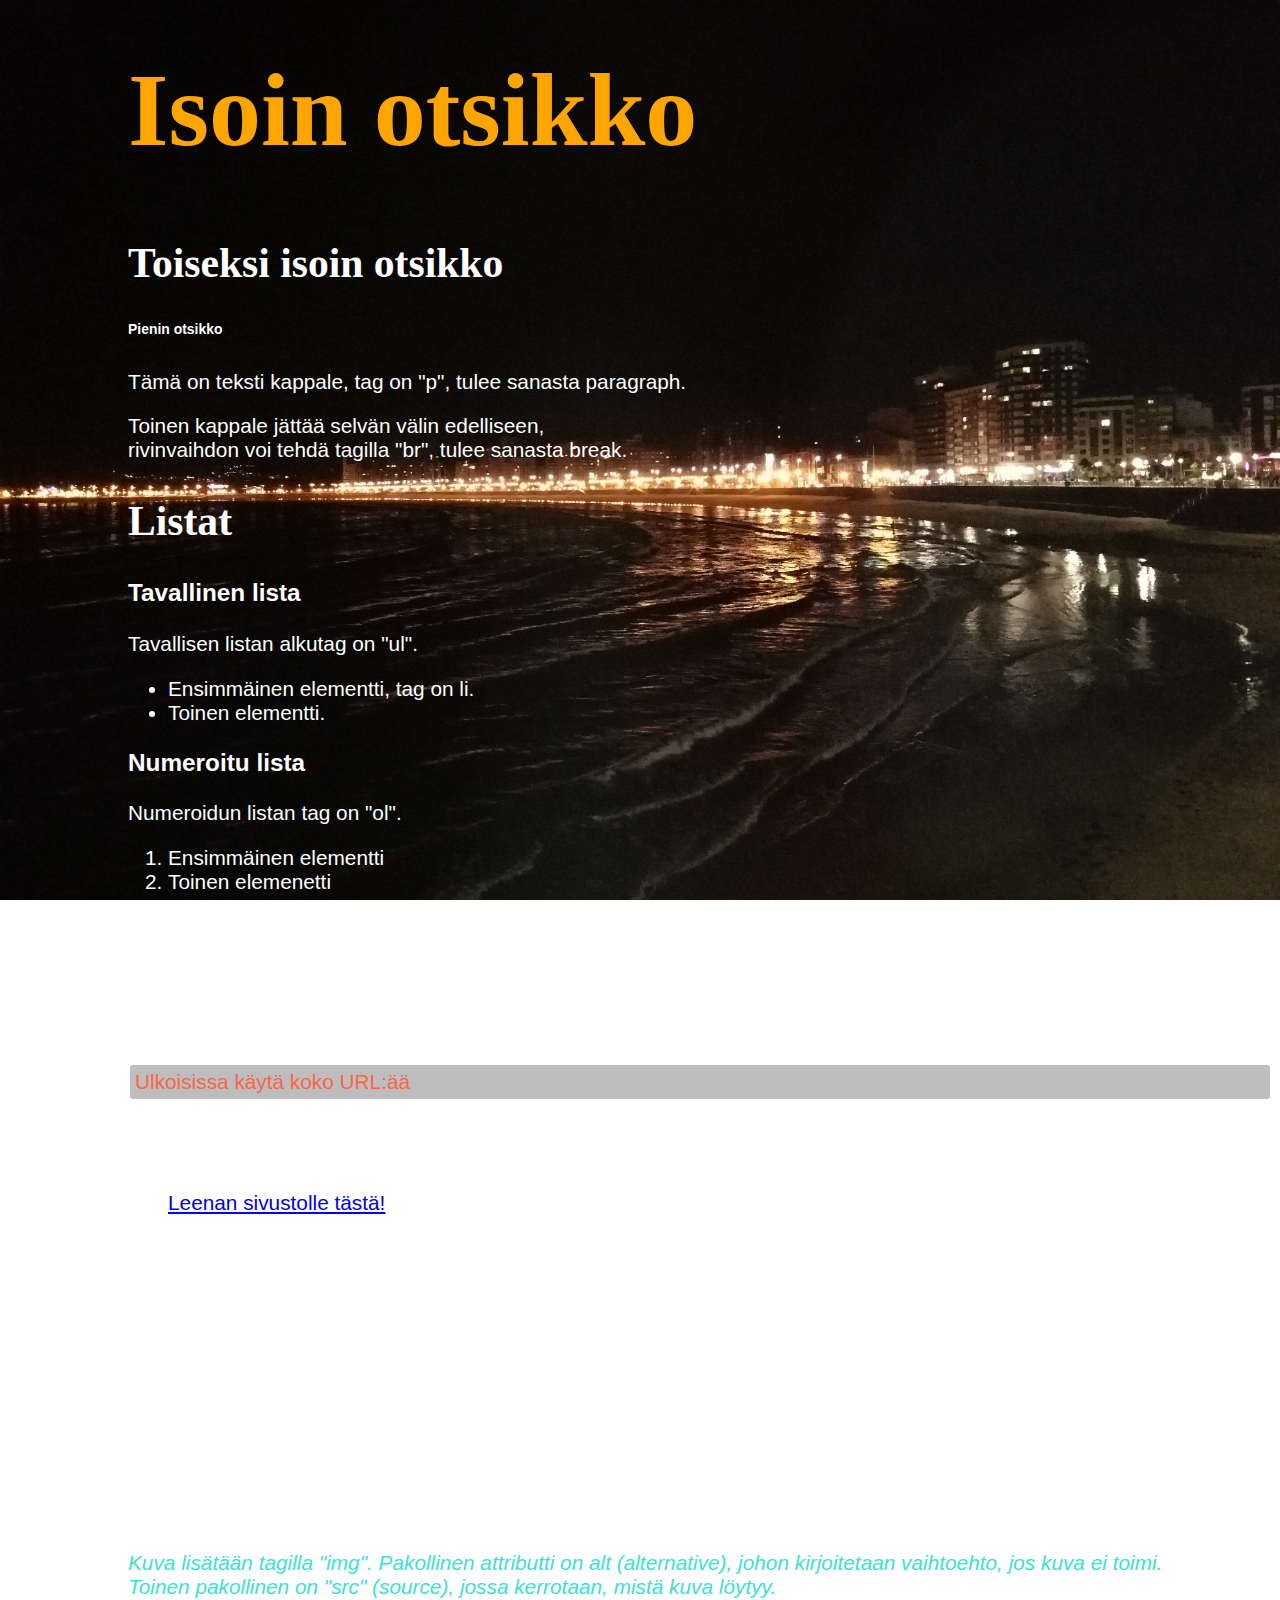
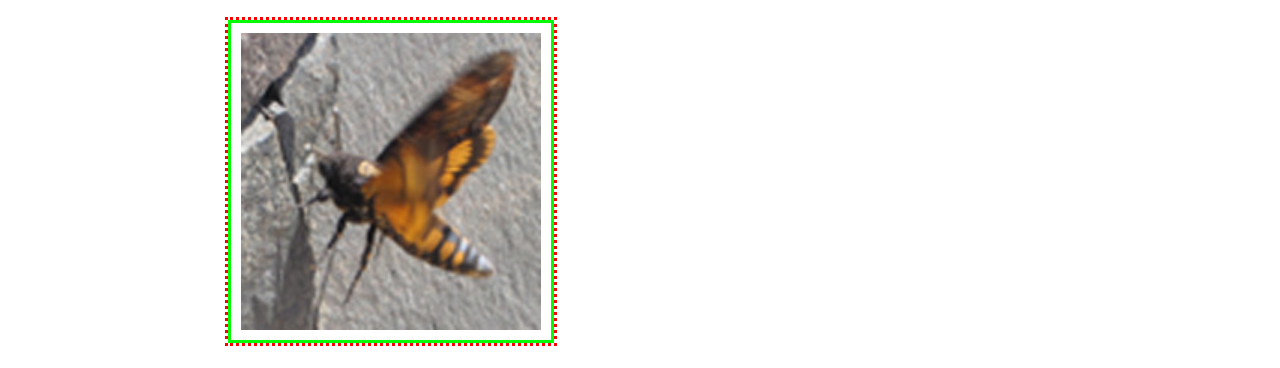
<file: demo1.html>
<!DOCTYPE html>
<html>
    <head>
        <title>Demo 1</title>
        <meta charset = "UTF-8">
        <link rel="stylesheet" type="text/css" href="css/demo1.css">
    </head>
    <body>
        <h1>Isoin otsikko</h1>
        <h2>Toiseksi isoin otsikko</h2>
        <h6>Pienin otsikko</h6>

        <p>Tämä on teksti kappale, tag on "p", tulee sanasta paragraph.</p>
        <p>Toinen kappale jättää selvän välin edelliseen, <br>
        rivinvaihdon voi tehdä tagilla "br", tulee sanasta break.</p>

        <h2>Listat</h2>
        <h3>Tavallinen lista</h3>
        <p>Tavallisen listan alkutag on "ul".</p>
        <ul>
            <li>Ensimmäinen elementti, tag on li.</li>
            <li>Toinen elementti.</li>
        </ul>

        <h3>Numeroitu lista</h3>
        <p>Numeroidun listan tag on "ol".</p>
        <ol>
            <li>Ensimmäinen elementti</li>
            <li>Toinen elemenetti</li>
        </ol>

        <h2>Linkkejä</h2>
        <h3>Ulkoiset sivut</h3>
        <p id="tarkein">Ulkoisissa käytä koko URL:ää</p>
        <p>Linkki alkaa tagilla "a" (anchor), href kertoo, mihin linkki vie. Tagien väliin tulee se teksti, minkä lukija näkee. <br>Jos haluat avata sivun toiselle välilehdelle, lisää target-attribuutti ja anna sen arvoksi _blank.</p>
        <ul>
            <li><a href="http://www.leeniemi.net" target="_blank">Leenan sivustolle tästä!</a></li>
        </ul>

        <h3>Linkki omille sivuille</h3>
        <p>Linkit suhteellisina viittauksina.</p>
        <p>Jos sivu on samassa kansiossa, voit viitata siihen suoraan sen nimellä, eism. a href="sivu2.html"</p>
        <p>Jos sivu on alikansiossa, viitataan polulla alikansioon, esim. a href = "./alikansio/sivu2.html". <br> "./" ei ole pakollinen.</p>
        <p>Jos sivu on rinnakkaisessa kansiossa, polkuun tulee viittaus ylöspäin, eism. a href = "../sivukansio/sivu3.html"</p>

        <h3>Kuvat</h3>
        <p class="kuvateksti">Kuva lisätään tagilla "img". Pakollinen attributti on alt (alternative), johon kirjoitetaan vaihtoehto, jos kuva ei toimi.<br>Toinen pakollinen on "src" (source), jossa kerrotaan, mistä kuva löytyy.</p>
        <p><img src="./kuvat/otus.jpg" alt="Jokin meni vikaan näyttäessä kuvaa."></p>
    </body>
</html>
</file>
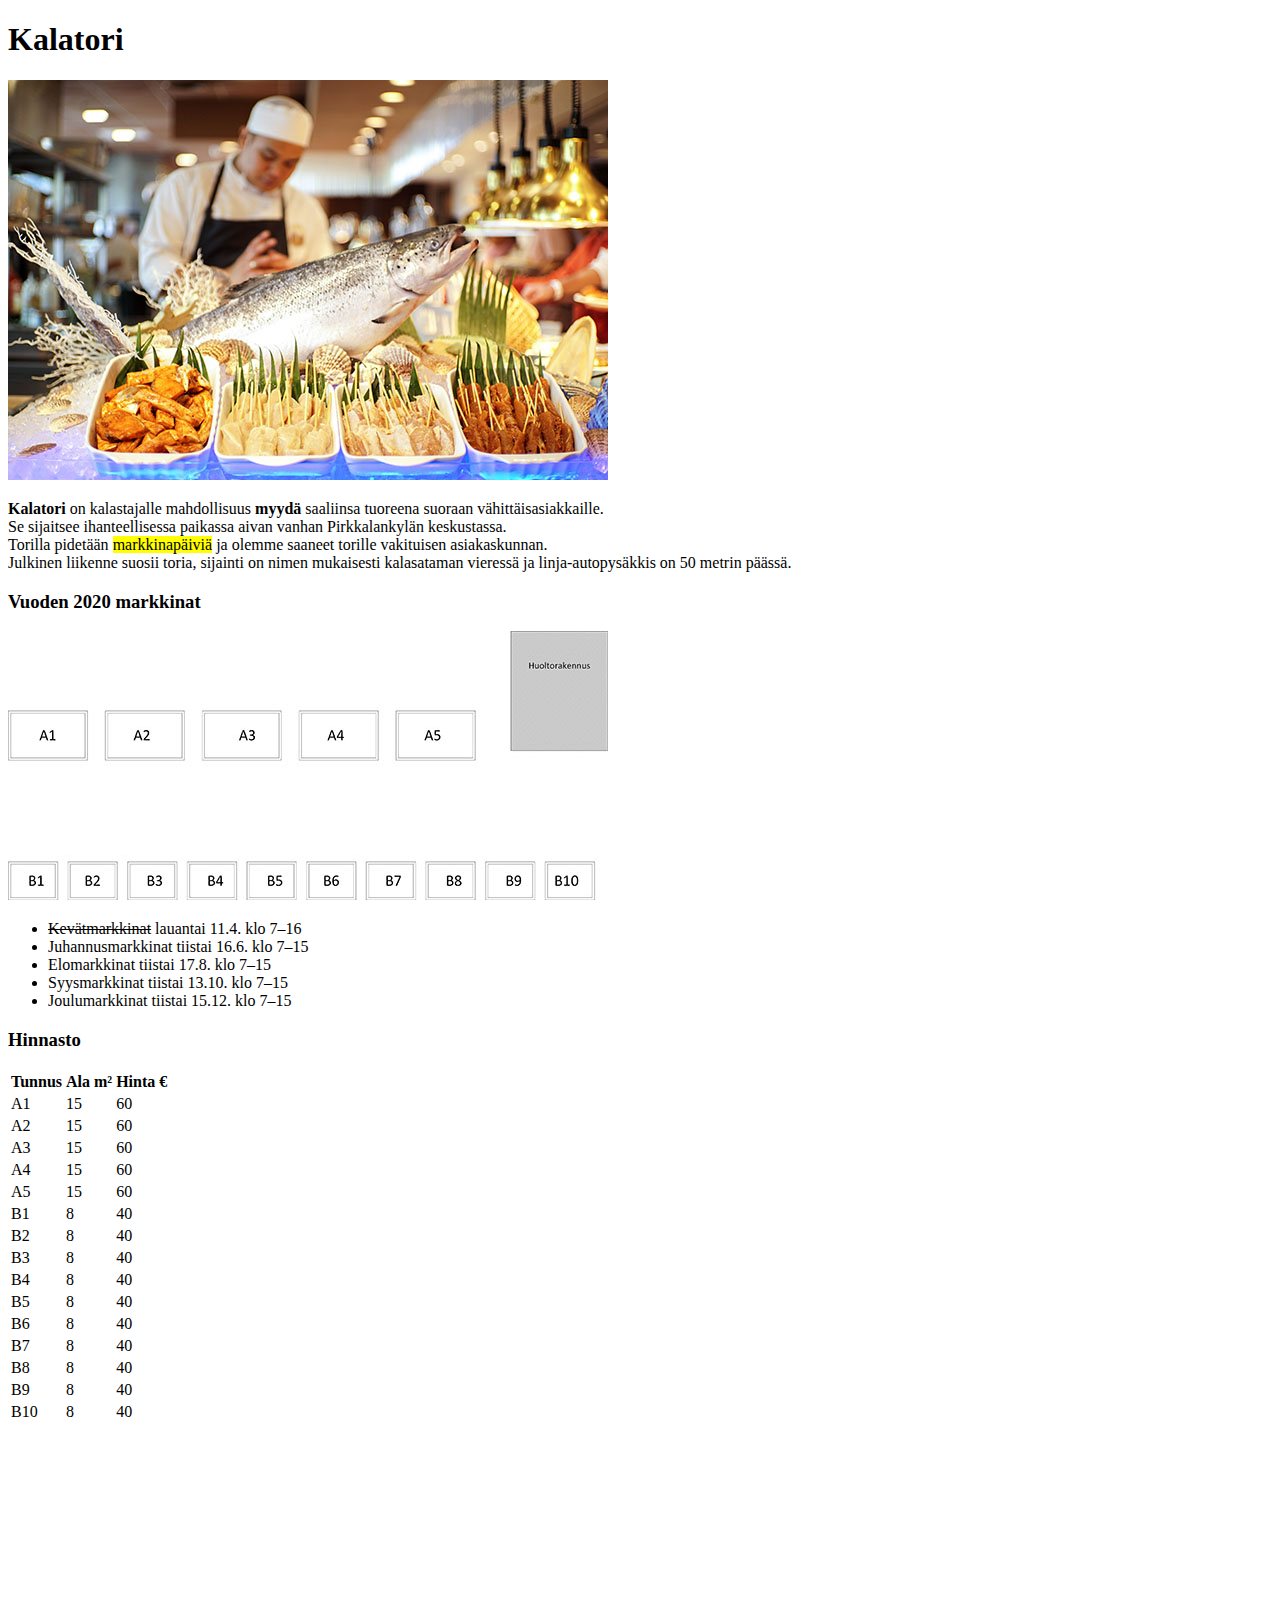
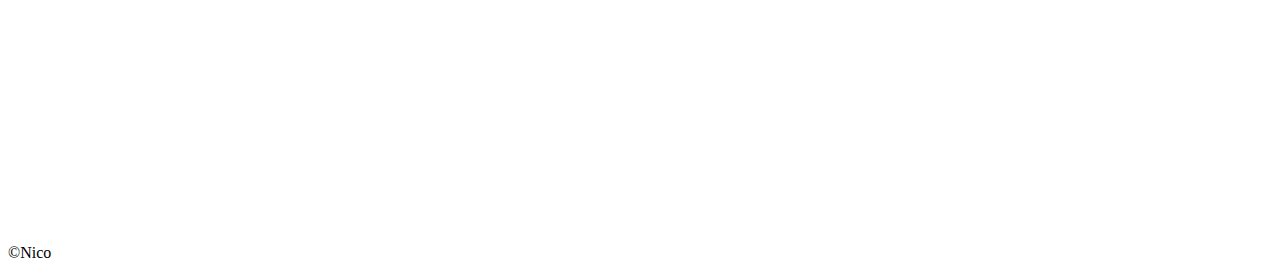
<file: demo2.html>
<!DOCTYPE html>
<html lang="fi">
    <head>
        <meta charset="utf-8">
        <title>Demo 2</title>
    </head>
    <body>
        <h1>Kalatori</h1>
        <img src="kuvat/kala.jpg" alt="kala">
        <p>
            <strong>Kalatori</strong> on kalastajalle mahdollisuus <b>myydä</b> saaliinsa tuoreena suoraan vähittäisasiakkaille.<br>
            Se sijaitsee ihanteellisessa paikassa aivan vanhan Pirkkalankylän keskustassa.<br>
            Torilla pidetään <mark>markkinapäiviä</mark> ja olemme saaneet torille vakituisen asiakaskunnan.<br>
            Julkinen liikenne suosii toria, sijainti on nimen mukaisesti kalasataman vieressä ja linja-autopysäkkis on 50 metrin päässä.<br>
        </p>
        <h3>Vuoden 2020 markkinat</h3>
        <img src="kuvat/tori.jpg" alt="tori">
        <ul>
            <li><s>Kevätmarkkinat</s> lauantai 11.4. klo 7–16<br></li>
            <li>Juhannusmarkkinat tiistai 16.6. klo 7–15<br></li>
            <li>Elomarkkinat tiistai 17.8. klo 7–15<br></li>
            <li>Syysmarkkinat tiistai 13.10. klo 7–15<br></li>
            <li>Joulumarkkinat tiistai 15.12. klo 7–15<br></li>
        </ul>
        <h3>Hinnasto</h3>
        <table>
            <tr>
                <th>Tunnus</th>
                <th>Ala m&#178;</th>
                <th>Hinta &euro;</th>
            </tr>
            <tr>
                <td>A1</td>
                <td>15</td>
                <td>60</td>
            </tr>
            <tr>
                <td>A2</td>
                <td>15</td>
                <td>60</td>
            </tr>
            <tr>
                <td>A3</td>
                <td>15</td>
                <td>60</td>
            </tr>
            <tr>
                <td>A4</td>
                <td>15</td>
                <td>60</td>
            </tr>
            <tr>
                <td>A5</td>
                <td>15</td>
                <td>60</td>
            </tr>
            <tr>
                <td>B1</td>
                <td>8</td>
                <td>40</td>
            </tr>
            <tr>
                <td>B2</td>
                <td>8</td>
                <td>40</td>
            </tr>
            <tr>
                <td>B3</td>
                <td>8</td>
                <td>40</td>
            </tr>
            <tr>
                <td>B4</td>
                <td>8</td>
                <td>40</td>
            </tr>
            <tr>
                <td>B5</td>
                <td>8</td>
                <td>40</td>
            </tr>
            <tr>
                <td>B6</td>
                <td>8</td>
                <td>40</td>
            </tr>
            <tr>
                <td>B7</td>
                <td>8</td>
                <td>40</td>
            </tr>
            <tr>
                <td>B8</td>
                <td>8</td>
                <td>40</td>
            </tr>
            <tr>
                <td>B9</td>
                <td>8</td>
                <td>40</td>
            </tr>
            <tr>
                <td>B10</td>
                <td>8</td>
                <td>40</td>
            </tr>
        </table>
        <iframe src="https://www.google.com/maps/embed?pb=!1m18!1m12!1m3!1d1906.6424288939156!2d23.553976816376213!3d61.45316258245171!2m3!1f0!2f0!3f0!3m2!1i1024!2i768!4f13.1!3m3!1m2!1s0x468ed9fa83d6429f%3A0xb142d41e406c097d!2sKierikantie%2018%2C%2033980%20Pirkkala!5e0!3m2!1sfi!2sfi!4v1598336808580!5m2!1sfi!2sfi" width="600" height="400" frameborder="0" style="border:0;" allowfullscreen="" aria-hidden="false" tabindex="0"></iframe>
        <p>&copy;Nico</p>
    </body>
</html>
</file>
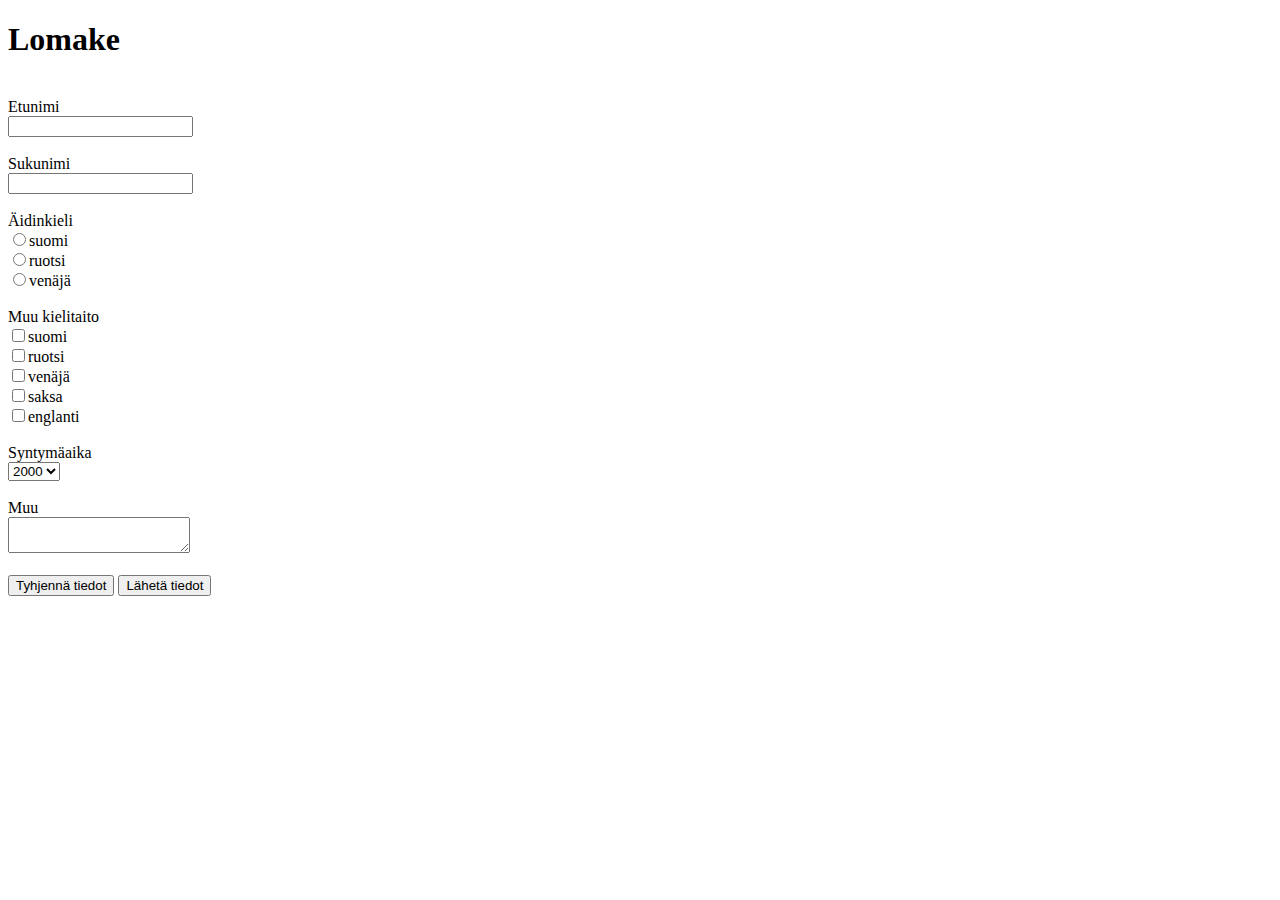
<file: demo6.html>
<!DOCTYPE html>
<html lang="fi">
    <head>
        <meta charset="utf-8">
        <title>Demo 6</title>
        <script>
            function a(){
                let element = document.getElementById("ika");
                for(let i = 0; i < 100; i++){
                    let newElement = document.createElement("option")
                    newElement.value = (2000 - i).toString();
                    newElement.innerHTML = (2000 - i).toString();
                    element.appendChild(newElement);
                }
            }
        </script>
    </head>
    <body onload="a()">
        <h1>Lomake</h1>
        <form action="https://www.leeniemi.net/julkiset19/luelomake.php" method="POST">
            <br>Etunimi<br>
            <input type="text" name="enimi" id="enimi"><br>

            <br>Sukunimi<br>
            <input type="text" name="snimi" id="snimi"><br>

            <br>Äidinkieli<br>
            <input type="radio" name="kieli" id="kieli" value="suomi">suomi<br>
            <input type="radio" name="kieli" id="kieli" value="ruotsi">ruotsi<br>
            <input type="radio" name="kieli" id="kieli" value="venaja">venäjä<br>

            <br>Muu kielitaito<br>
            <input type="checkbox" name="suomi" id="suomi" value="suomi">suomi<br>
            <input type="checkbox" name="ruotsi" id="ruotsi" value="ruotsi">ruotsi<br>
            <input type="checkbox" name="venaja" id="venaja" value="venaja">venäjä<br>
            <input type="checkbox" name="saksa" id="saksa" value="saksa">saksa<br>
            <input type="checkbox" name="englanti" id="englanti" value="englanti">englanti<br>

            <br>Syntymäaika<br>
            <select id="ika" name="vuosi">
            </select><br>
            <br>Muu<br>
            <textarea name="vapaa">



            </textarea><br><br>
            <input type="reset" value="Tyhjennä tiedot">
            <input type="submit" value="Lähetä tiedot">

        </form>
    </body>
</html>
</file>
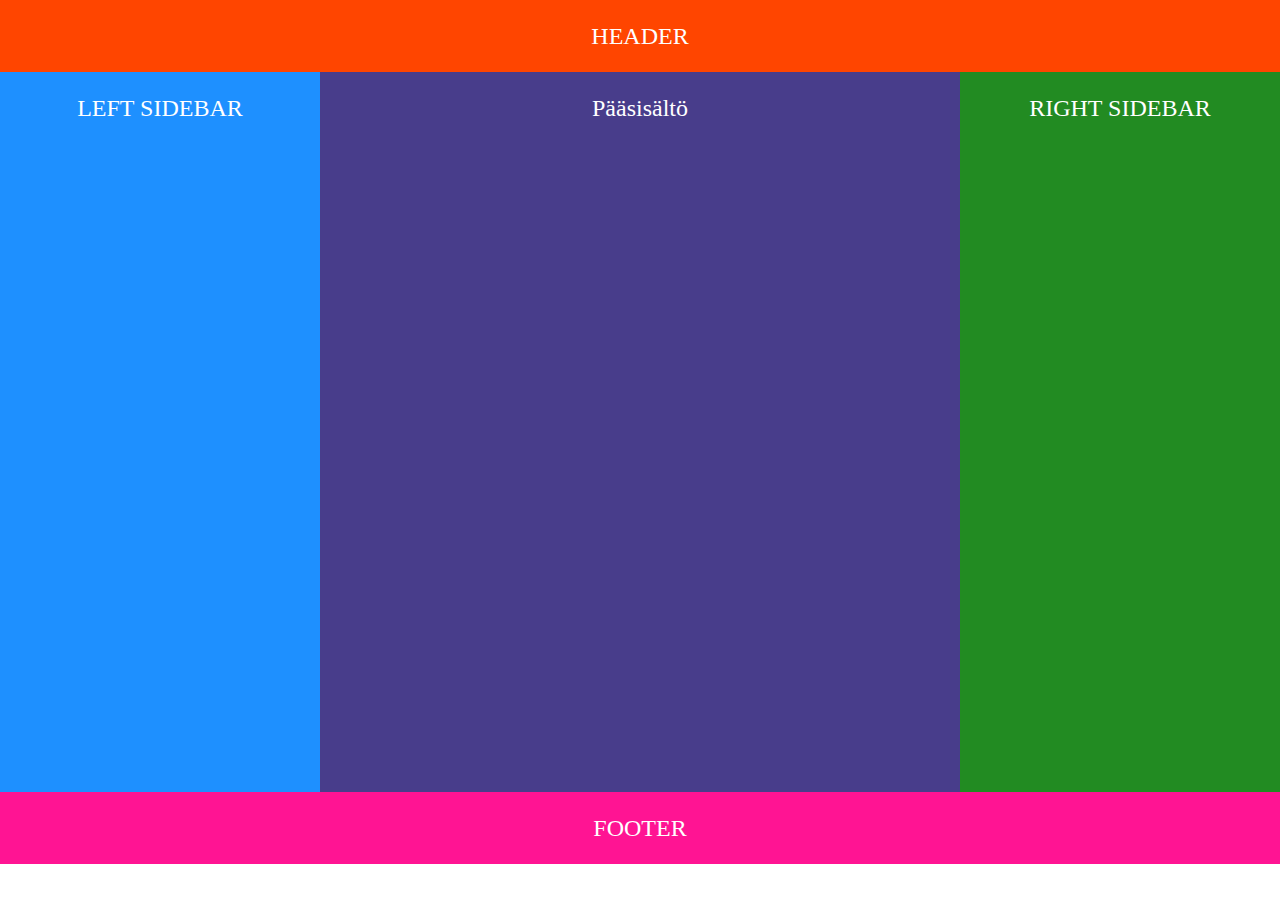
<file: demo7a.html>
<!DOCTYPE html>
<html lang="en">
<head>
    <meta charset="UTF-8">
    <meta name="viewport" content="width=device-width, initial-scale=1.0">
    <link rel="stylesheet" type="text/css" href="./css/demo7a.css">
    <title>Demo 7 a</title>
</head>
<body>
  <div class="container">
    <header>
        HEADER
    </header>
    <div class="content">
        <main>Pääsisältö</main>
        <aside class="left-sidebar">LEFT SIDEBAR</aside>
        <aside class="right-sidebar">RIGHT SIDEBAR</aside>
    </div>
    <footer>
        FOOTER
    </footer>
  </div>
    

</body>
</html>
</file>
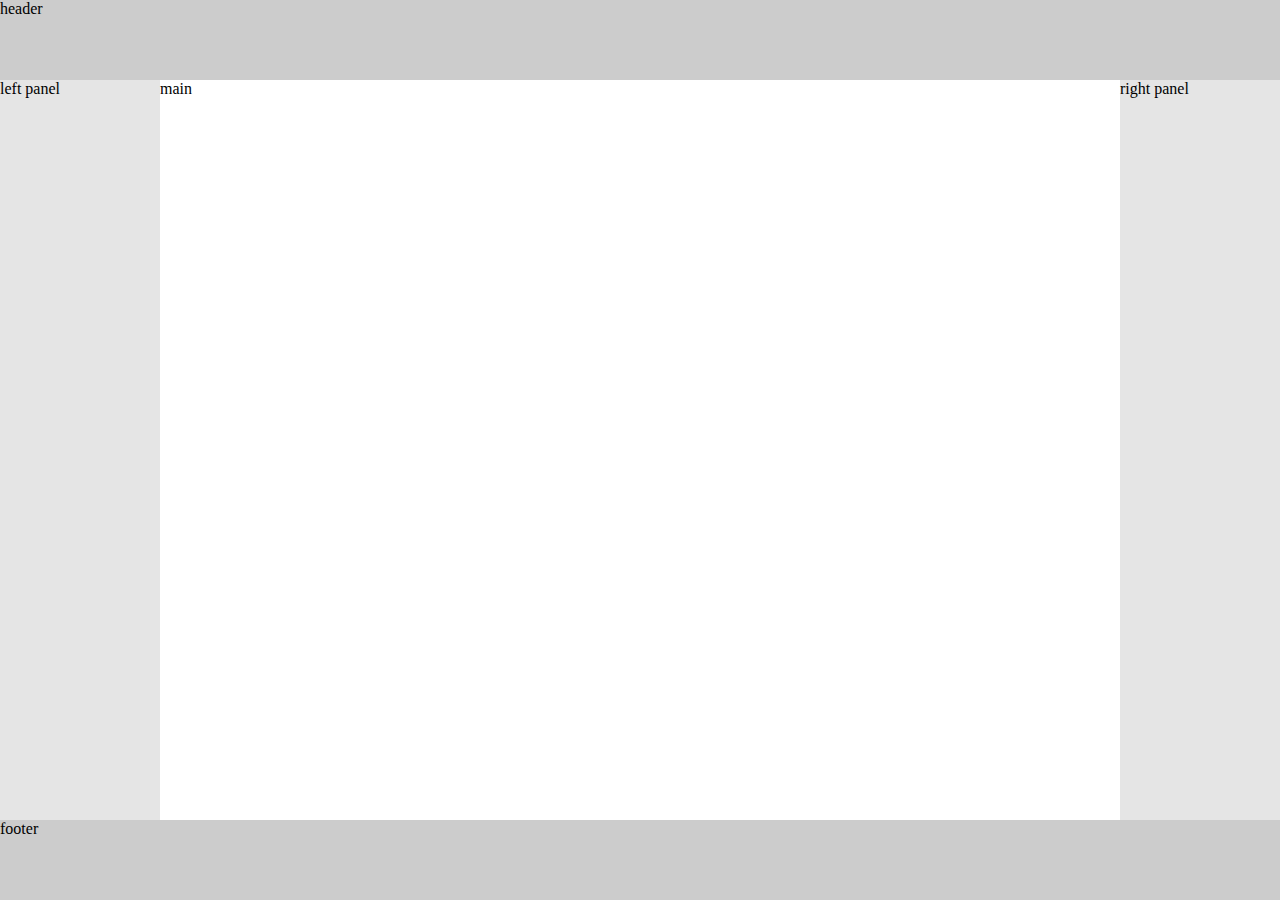
<file: demo7b.html>
<!DOCTYPE html>
<html lang="en">
<head>
    <meta charset="UTF-8">
    <meta name="viewport" content="width=device-width, initial-scale=1.0">
    <title>Demo 7 b</title>
    <link rel="stylesheet" type="text/css" href="./css/demo7b.css">
</head>
<body>
    <div class="container">
        <header>
            header
        </header>
        <aside class="leftpanel">
            left panel
        </aside>
        <main>
            main
        </main>
        <aside class="rightpanel">right panel</aside>

        <footer>
            footer
        </footer>
    </div>
</body>
</html>
</file>
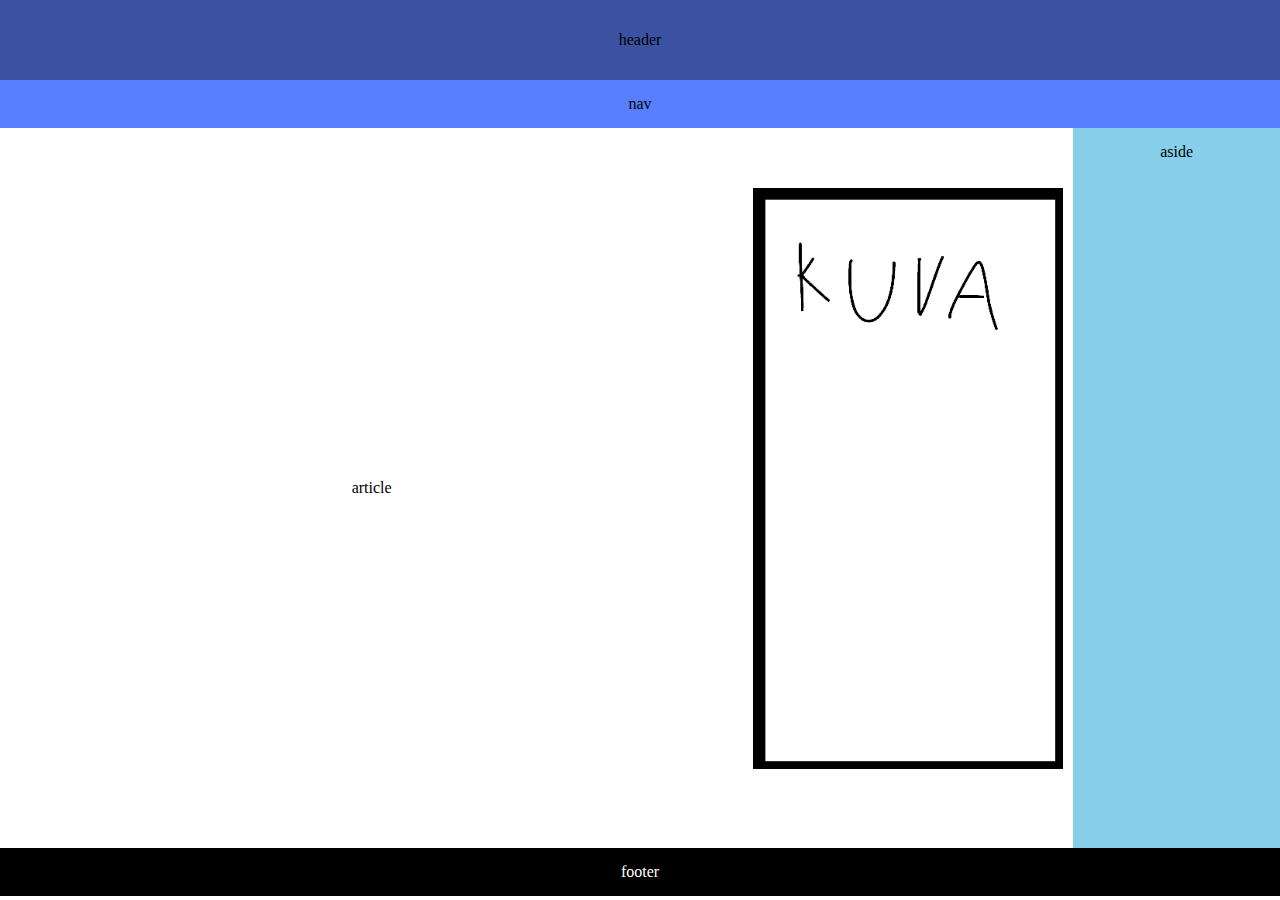
<file: harjoitus6.html>
<!DOCTYPE html>
<html lang="fi">
    <head>
        <meta charset="utf-8">
        <title>Harjoitus 6</title>
        <link rel="stylesheet" href="./css/harjoitus6.css">
    </head>
    <body>
        <div class="container">
            <header>header</header>
            <nav>nav</nav>
            <div class="content">
                <article>article</article>
                <figure><img src="./kuvat/kuva.png" alt="tausta"></figure>
                <aside>aside</aside>
            </div>
            <footer>footer</footer>
        </div>
    </body>
</html>
</file>
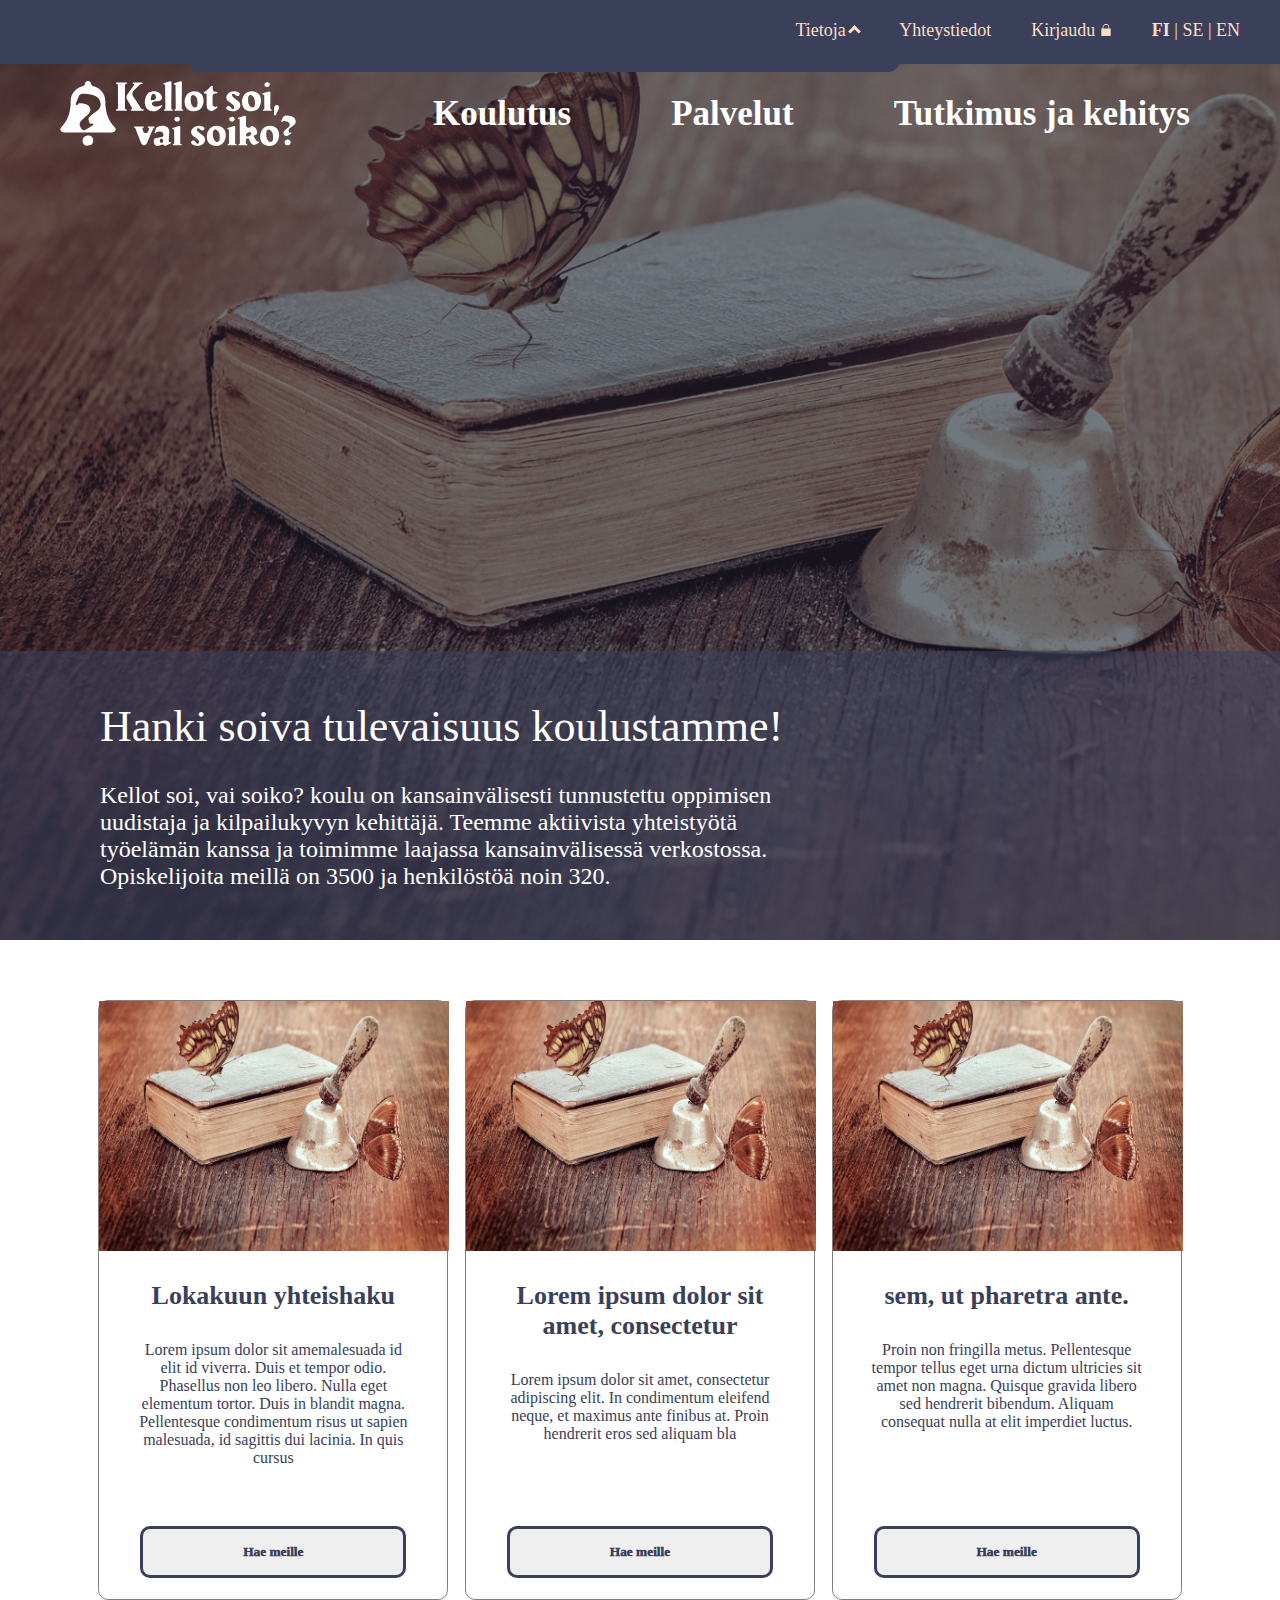
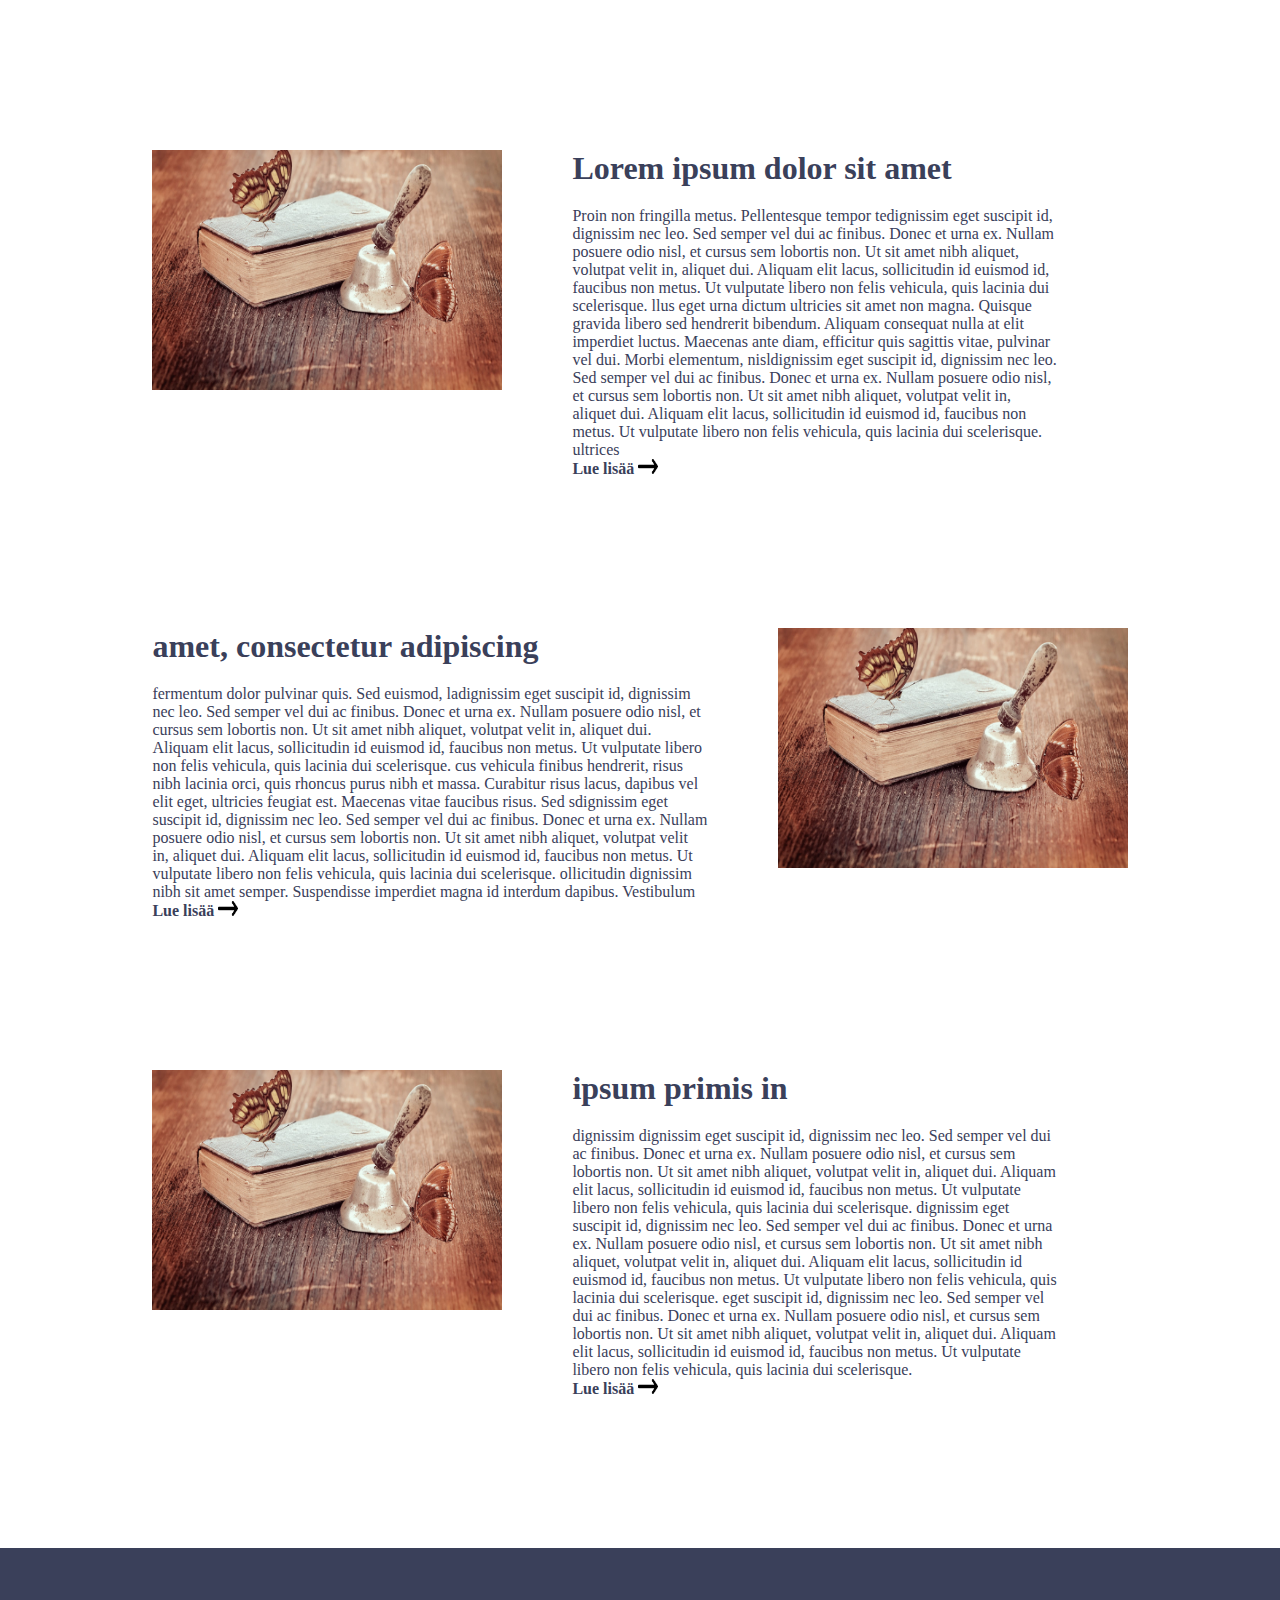
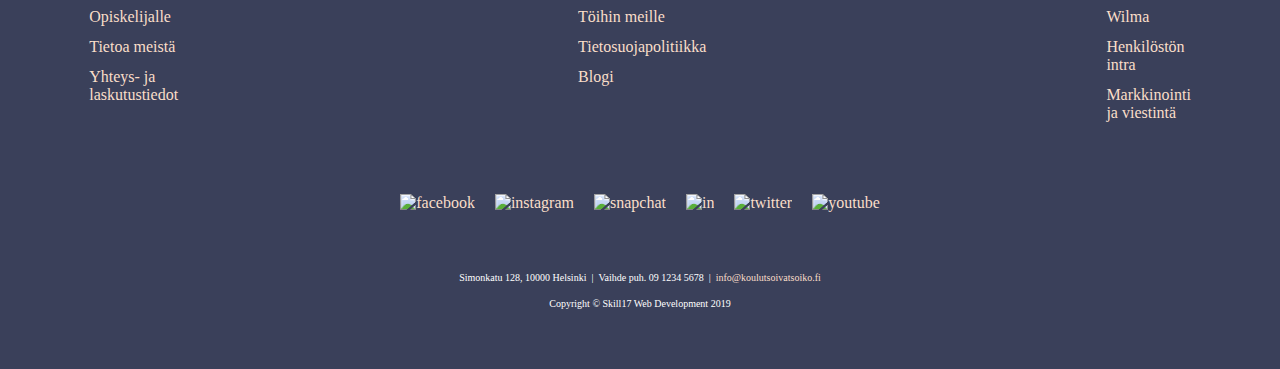
<file: harjoitus7.html>
<!DOCTYPE html>
<html lang="en">
<head>
    <meta charset="UTF-8">
    <meta name="viewport" content="width=device-width, initial-scale=1.0">
    <link rel="stylesheet" type="text/css" href="./css/harjoitus7_nav.css">
    <link rel="stylesheet" type="text/css" href="./css/harjoitus7_esittely.css">
    <link rel="stylesheet" type="text/css" href="./css/harjoitus7_style.css">
    <link rel="stylesheet" type="text/css" href="./css/harjoitus7_row_1.css">
    <link rel="stylesheet" type="text/css" href="./css/harjoitus7_row_2.css">
    <link rel="stylesheet" type="text/css" href="./css/harjoitus7_yhteystiedot.css">
    <script src="./js/harjoitus7.js"></script>
    <title>Harjoitus 7</title>
</head>
<body>
    <nav>
        <div class="only-visible-mobile" id="menu-mobile">
            <img id="logo-mobile" src="./kuvat/Logo-1.svg">
            <div id="menu-button" class="large-item nav-item" onclick="ToggleItemMenuMobile()">
                <a href="#">Menu</a>
                <p class="arrow up" id="menu-arrow-mobile"></p>
            </div>
        </div>
        <div class="bg-nav"></div>
        <div id="nav-items">
            <div class="container">
                <div class="large-item nav-item" onclick="ToggleItemMenu()">
                    <a href="#">Tietoja</a>
                    <p class="arrow up no-visible-mobile" id="menu-arrow"></p>
                    <p class="arrow right only-visible-mobile"></p>
                </div>
                <div class="items mobile-left-1" id="menu">
                    <div class="double-holder dholder-1">
                        <div class="holder holder-1">
                            <div class="large-item padding-b">
                                <a href="#">Tutustu</a>
                                <p class="arrow right"></p>
                            </div>
                            <div class="large-item padding-b">
                                <a href="#">Varainhankinta</a>
                                <p class="arrow right"></p>
                            </div>
                            <div class="large-item padding-b">
                                <a href="#">Töihin</a>
                                <p class="arrow right"></p>
                            </div>
                        </div>
                        <div class="holder holder-2">
                            <div class="large-item padding-b">
                                <a href="#">Laatu</a>
                                <p class="arrow right"></p>
                            </div>
                            <p class="holder-info">AIEJWOAEJ OAWJEOIAWJ OEIJAWOEIJ AWIOEJOAWI JEOAWJ IOJ OJ IJ AWEOIJAWIOEJO AIWJEO IAWJOEJAWO JJIO I JOAIWJ EOIAWJE</p>
                        </div>
                    </div>
                    <div class="double-holder dholder-2">
                        <div class="holder holder-1">
                            <div class="holder">
                                <div class="large-item padding-b">
                                    <a href="#">Tietosuoja</a>
                                    <p class="arrow right"></p>
                                </div>
                                <p class="holder-info">AIEJWOAEJ OAWJEOIAWJ OEIJAWOEIJ AWIOEJOAWI JEOAWJ IOJ OJ IJ AWEOIJAWIOEJO AIWJEO IAWJOEJAWO JJIO I JOAIWJ EOIAWJE</p>
                            </div>
                        </div>
                        <div class="holder holder-2">
                            <div class="holder">
                                <div class="large-item padding-b">
                                    <a href="#">Kansainvälisyys</a>
                                    <p class="arrow right"></p>
                                </div>
                                <p class="holder-info">AIEJWOAEJ OAWJEOIAWJ OEIJAWOEIJ AWIOEJOAWI JEOAWJ IOJ OJ IJ AWEOIJAWIOEJO AIWJEO IAWJOEJAWO JJIO I JOAIWJ EOIAWJE</p>
                            </div>
                        </div>
                    </div>
                </div>
            </div>
            <a class="nav-item large-item" href="#">Yhteystiedot</a>
            <hr class="only-visible-mobile">
            <div class="large-item nav-item" id="kirjaudu">
                <a href="#">Kirjaudu</a>
                <img id="lock" src="./kuvat/lock.svg">
            </div>
            <div class="large-item nav-item no-visible-mobile">
                <a href="#"><b>FI</b></a>
                |
                <a href="#">SE</a>
                |
                <a href="#">EN</a>
            </div>
            <div id="lang-mobile" class="only-visible-mobile">
                <p class="large-item">Kieli</p>
                <a href="#" class="large-item mobile-left-1"><b>suomi</b></a>
                <a href="#" class="large-item mobile-left-1">ruotsi</a>
                <a href="#" class="large-item mobile-left-1">englanti</a>
            </div>
        </div>
    </nav>
    <main>
        <div id="bg"></div>
        <div id="row-1">
            <img src="./kuvat/Logo-1.svg" class="no-visible-mobile">
            <div id="otsikot" class="no-visible-mobile">
                <h1>Koulutus</h1>
                <h1>Palvelut</h1>
                <h1 id="otsikko-1">Tutkimus ja kehitys</h1>
            </div>
        </div>
        <div id="bottom-row">
            <h1>Hanki soiva tulevaisuus koulustamme!</h1>
            <p id="info">Kellot soi, vai soiko? koulu on kansainvälisesti tunnustettu oppimisen uudistaja ja kilpailukyvyn kehittäjä. Teemme aktiivista yhteistyötä työelämän kanssa ja toimimme laajassa kansainvälisessä verkostossa. Opiskelijoita meillä on 3500 ja henkilöstöä noin 320.</p>
        </div>
    </main>
    <div class="all">
        <div class="row-1">
            <div class="first-container">
                <div class="container-1">
                    <div class="container-1-image">
                        <img src="./kuvat/background-bell-butterfly.jpg">
                    </div>
                    <div class="text">
                        <h1>Lokakuun yhteishaku</h1>
                        <p>Lorem ipsum dolor sit amemalesuada id elit id viverra. Duis et tempor odio. Phasellus non leo libero. Nulla eget elementum tortor. Duis in blandit magna. Pellentesque condimentum risus ut sapien malesuada, id sagittis dui lacinia. In quis cursus </p>
                    </div>
                    <div class="button-container">
                        <a href="#"><button class="container-button-1">Hae meille</button></a>
                    </div>
                </div>
            </div>
            <div class="first-container">
                <div class="container-1">
                    <div class="container-1-image">
                        <img src="./kuvat/background-bell-butterfly.jpg">
                    </div>
                    <div class="text">
                        <h1>Lorem ipsum dolor sit amet, consectetur </h1>
                        <p>Lorem ipsum dolor sit amet, consectetur adipiscing elit. In condimentum eleifend neque, et maximus ante finibus at. Proin hendrerit eros sed aliquam bla</p>
                    </div>
                    <div class="button-container">
                        <a href="#"><button class="container-button-1">Hae meille</button></a>
                    </div>
                </div>
            </div>
            <div class="first-container">
                <div class="container-1">
                    <div class="container-1-image">
                        <img src="./kuvat/background-bell-butterfly.jpg">
                    </div>
                    <div class="text">
                        <h1>sem, ut pharetra ante.</h1>
                        <p>Proin non fringilla metus. Pellentesque tempor tellus eget urna dictum ultricies sit amet non magna. Quisque gravida libero sed hendrerit bibendum. Aliquam consequat nulla at elit imperdiet luctus. </p>
                    </div>
                    <div class="button-container">
                        <a href="#"><button class="container-button-1">Hae meille</button></a>
                    </div>
                </div>
            </div>
        </div>
        <div class="row-2">
            <div class="container-2">
                <img class="container-2-image" src="./kuvat/background-bell-butterfly.jpg">
                <div class="container-2-2">
                    <div class="container-2-text">
                        <h1>Lorem ipsum dolor sit amet</h1>
                        <p>Proin non fringilla metus. Pellentesque tempor tedignissim eget suscipit id, dignissim nec leo. Sed semper vel dui ac finibus. Donec et urna ex. Nullam posuere odio nisl, et cursus sem lobortis non. Ut sit amet nibh aliquet, volutpat velit in, aliquet dui. Aliquam elit lacus, sollicitudin id euismod id, faucibus non metus. Ut vulputate libero non felis vehicula, quis lacinia dui scelerisque. llus eget urna dictum ultricies sit amet non magna. Quisque gravida libero sed hendrerit bibendum. Aliquam consequat nulla at elit imperdiet luctus. Maecenas ante diam, efficitur quis sagittis vitae, pulvinar vel dui. Morbi elementum, nisldignissim eget suscipit id, dignissim nec leo. Sed semper vel dui ac finibus. Donec et urna ex. Nullam posuere odio nisl, et cursus sem lobortis non. Ut sit amet nibh aliquet, volutpat velit in, aliquet dui. Aliquam elit lacus, sollicitudin id euismod id, faucibus non metus. Ut vulputate libero non felis vehicula, quis lacinia dui scelerisque.  ultrices </p>
                    </div>
                    <a href="#" class="container-2-button">
                        <a href="#">Lue lisää
                            <img src="./kuvat/arrow-right.png" class="container-2-arrow">
                        </a>
                    </a>
                </div>
            </div>
            <div class="container-2">
                <img class="container-2-image only-visible-mobile" src="./kuvat/background-bell-butterfly.jpg">
                <div class="container-2-2" style="padding-left: 0 !important;">
                    <div class="container-2-text">
                        <h1>amet, consectetur adipiscing </h1>
                        <p>fermentum dolor pulvinar quis. Sed euismod, ladignissim eget suscipit id, dignissim nec leo. Sed semper vel dui ac finibus. Donec et urna ex. Nullam posuere odio nisl, et cursus sem lobortis non. Ut sit amet nibh aliquet, volutpat velit in, aliquet dui. Aliquam elit lacus, sollicitudin id euismod id, faucibus non metus. Ut vulputate libero non felis vehicula, quis lacinia dui scelerisque. cus vehicula finibus hendrerit, risus nibh lacinia orci, quis rhoncus purus nibh et massa. Curabitur risus lacus, dapibus vel elit eget, ultricies feugiat est. Maecenas vitae faucibus risus. Sed sdignissim eget suscipit id, dignissim nec leo. Sed semper vel dui ac finibus. Donec et urna ex. Nullam posuere odio nisl, et cursus sem lobortis non. Ut sit amet nibh aliquet, volutpat velit in, aliquet dui. Aliquam elit lacus, sollicitudin id euismod id, faucibus non metus. Ut vulputate libero non felis vehicula, quis lacinia dui scelerisque. ollicitudin dignissim nibh sit amet semper. Suspendisse imperdiet magna id interdum dapibus. Vestibulum </p>
                    </div>
                    <a class="container-2-button">
                        <a href="#">Lue lisää
                            <img src="./kuvat/arrow-right.png" class="container-2-arrow">
                        </a>
                    </a>
                </div>
                <img class="container-2-image no-visible-mobile" src="./kuvat/background-bell-butterfly.jpg">
            </div>
            <div class="container-2">
                <img class="container-2-image" src="./kuvat/background-bell-butterfly.jpg">
                <div class="container-2-2">
                    <div class="container-2-text">
                        <h1>ipsum primis in </h1>
                        <p>dignissim dignissim eget suscipit id, dignissim nec leo. Sed semper vel dui ac finibus. Donec et urna ex. Nullam posuere odio nisl, et cursus sem lobortis non. Ut sit amet nibh aliquet, volutpat velit in, aliquet dui. Aliquam elit lacus, sollicitudin id euismod id, faucibus non metus. Ut vulputate libero non felis vehicula, quis lacinia dui scelerisque. dignissim eget suscipit id, dignissim nec leo. Sed semper vel dui ac finibus. Donec et urna ex. Nullam posuere odio nisl, et cursus sem lobortis non. Ut sit amet nibh aliquet, volutpat velit in, aliquet dui. Aliquam elit lacus, sollicitudin id euismod id, faucibus non metus. Ut vulputate libero non felis vehicula, quis lacinia dui scelerisque. eget suscipit id, dignissim nec leo. Sed semper vel dui ac finibus. Donec et urna ex. Nullam posuere odio nisl, et cursus sem lobortis non. Ut sit amet nibh aliquet, volutpat velit in, aliquet dui. Aliquam elit lacus, sollicitudin id euismod id, faucibus non metus. Ut vulputate libero non felis vehicula, quis lacinia dui scelerisque. </p>
                    </div>
                    <a class="container-2-button">
                        <a href="#">Lue lisää
                            <img src="./kuvat/arrow-right.png" class="container-2-arrow">
                        </a>
                    </a>
                </div>
            </div>
        </div>
    </div>
    <div class="yhteystiedot">
        <div class="y-row-1">
            <div class="y-row-1-sub">
                <div class="y-row-a">
                    <a href="#">Opiskelijalle</a>
                    <a href="#">Tietoa meistä</a>
                    <a href="#">Yhteys- ja laskutustiedot</a>
                </div>
                <div class="y-row-a">
                    <a href="#">Töihin meille</a>
                    <a href="#">Tietosuojapolitiikka</a>
                    <a href="#">Blogi</a>
                </div>
                <div class="y-row-a">
                    <a href="#">Wilma</a>
                    <a href="#">Henkilöstön intra</a>
                    <a href="#">Markkinointi ja viestintä</a>
                </div>
            </div>
        </div>
        <div class="y-row-2 center">
            <a href="#"><img alt="facebook"></a>
            <a href="#"><img alt="instagram"></a>
            <a href="#"><img alt="snapchat"></a>
            <a href="#"><img alt="in"></a>
            <a href="#"><img alt="twitter"></a>
            <a href="#"><img alt="youtube"></a>
        </div>
        <div class="y-row-3 center">
            <p>Simonkatu 128, 10000 Helsinki</p>
            <p class="y-row-3-pad">|</p>
            <p>Vaihde puh. 09 1234 5678</p>
            <p class="y-row-3-pad ">|</p>
            <p class="y-row-3-1 light-text">info@koulutsoivatsoiko.fi</p>
        </div>
        <div class="y-row-4 center">
            <p>Copyright © Skill17 Web Development 2019</p>
        </div>
    </div>
</body>
</html>
</file>
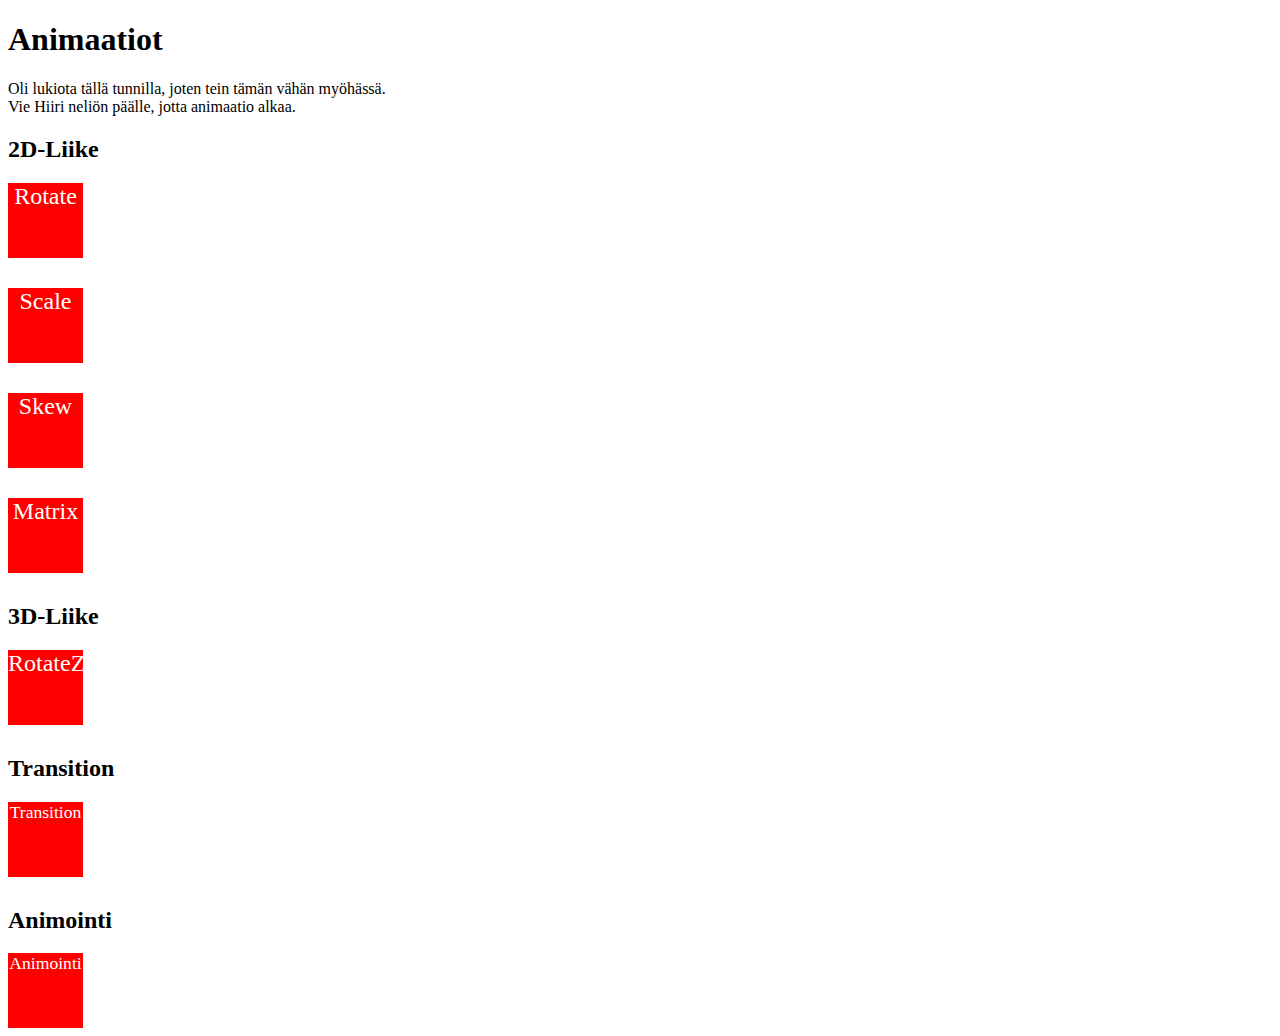
<file: harj/cssh4.html>
<!DOCTYPE html>
<html lang="fi">
    <head>
        <meta charset="utf-8">
        <title>Animaatiot (harjoitus 4)</title>
        <link rel="stylesheet" href="../css/cssh4.css" type="text/css">
    </head>
    <body>
        <h1>Animaatiot</h1>
        <p>Oli lukiota tällä tunnilla, joten tein tämän vähän myöhässä.<br> Vie Hiiri neliön päälle, jotta animaatio alkaa.</p>
        <h2>2D-Liike</h2>
        <div id="rotate">Rotate</div>
        <div id="scale">Scale</div>
        <div id="skew">Skew</div>
        <div id="matrix">Matrix</div>
        <h2>3D-Liike</h2>
        <div id="rotate3d">RotateZ</div>
        <h2>Transition</h2>
        <div id="transition">Transition</div>
        <h2>Animointi</h2>
        <div id="animate_activate">
            <div id="animate">Animointi</div>
        </div>
    </body>
</html>
</file>
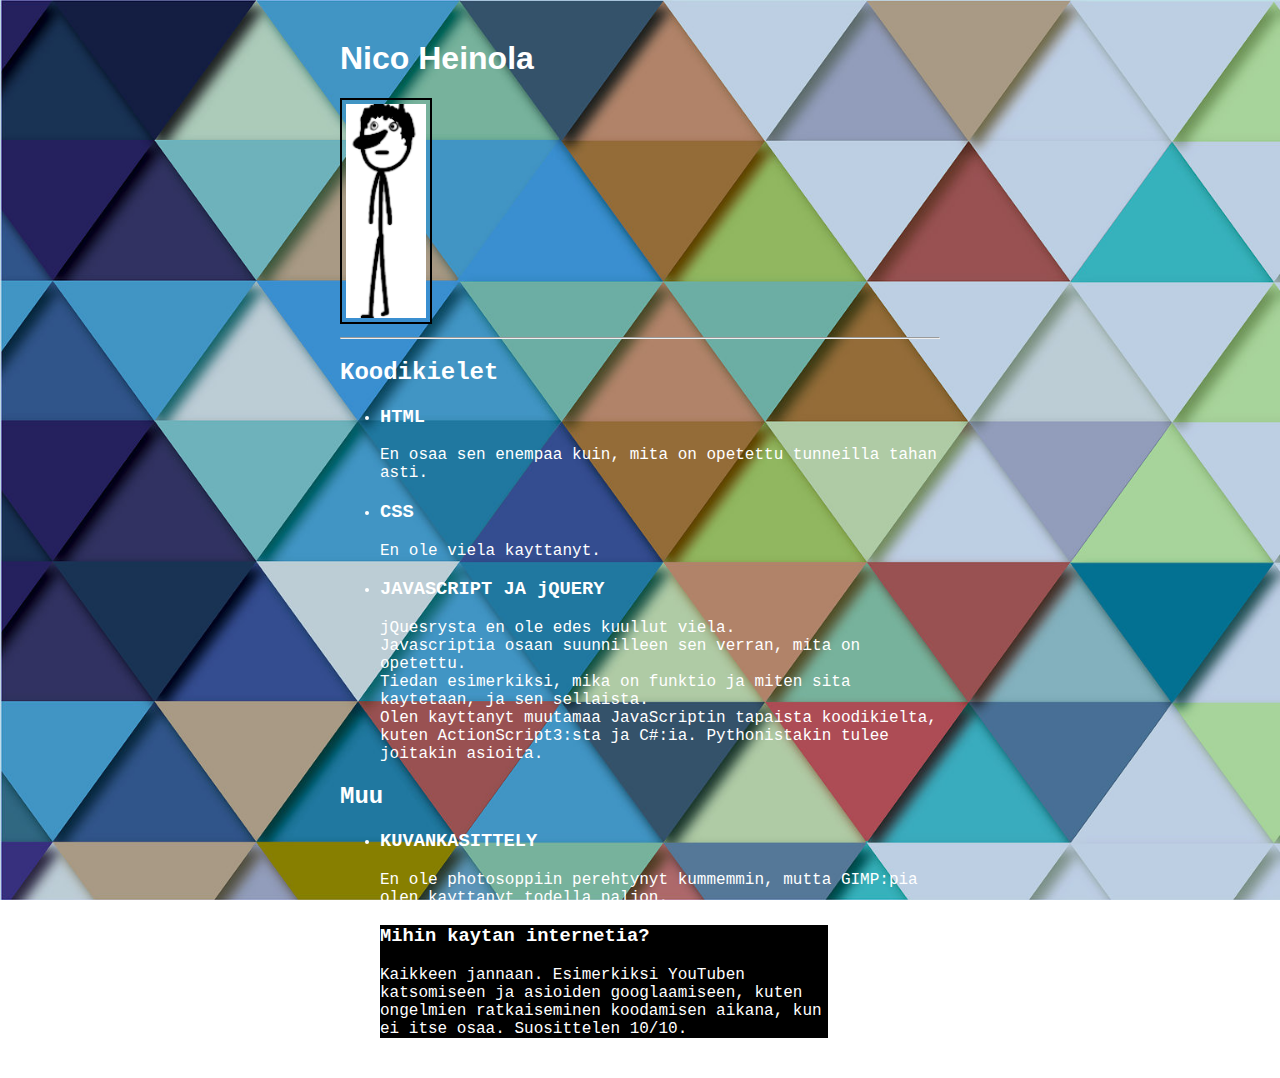
<file: harj/harj1.html>
<!DOCTYPE html>
<html>
    <head>
        <meta charset="utf-8">
        <title>Esittely itsestani</title>
        <link rel="stylesheet" href="../css/harjoitus3.css">
    </head>
    <body>
        <div class="keski">
            <h1>Nico Heinola</h1>
            <img src="../kuvat/mina.png" alt="Kuva itsestani.">
            <hr>
            <h2>Koodikielet</h2>
            <ul>
                <li><h3>HTML</h3></li>
                <p>En osaa sen enempaa kuin, mita on opetettu tunneilla tahan asti.</p>
                <li><h3>CSS</h3></li>
                <p>En ole viela kayttanyt.</p>
                <li><h3>JAVASCRIPT JA jQUERY</h3></li>
                <p>jQuesrysta en ole edes kuullut viela.<br>Javascriptia osaan suunnilleen sen verran, mita on opetettu.<br>Tiedan esimerkiksi, mika on funktio ja miten sita kaytetaan, ja sen sellaista.<br>Olen kayttanyt muutamaa JavaScriptin tapaista koodikielta, kuten ActionScript3:sta ja C#:ia. Pythonistakin tulee joitakin asioita.</p>
            </ul>
            <h2>Muu</h2>
            <ul>
                <li><h3>KUVANKASITTELY</h3></li>
                <p>En ole photosoppiin perehtynyt kummemmin, mutta GIMP:pia olen kayttanyt todella paljon. </p>
                <div class="internet">
                    <li><h3>Mihin kaytan internetia?</h3></li>
                    <p>Kaikkeen jannaan. Esimerkiksi YouTuben katsomiseen ja asioiden googlaamiseen, kuten ongelmien ratkaiseminen koodamisen aikana, kun ei itse osaa. Suosittelen 10/10.</p>
                </div>
            </ul>
        </div>
    </body>
</html>
</file>
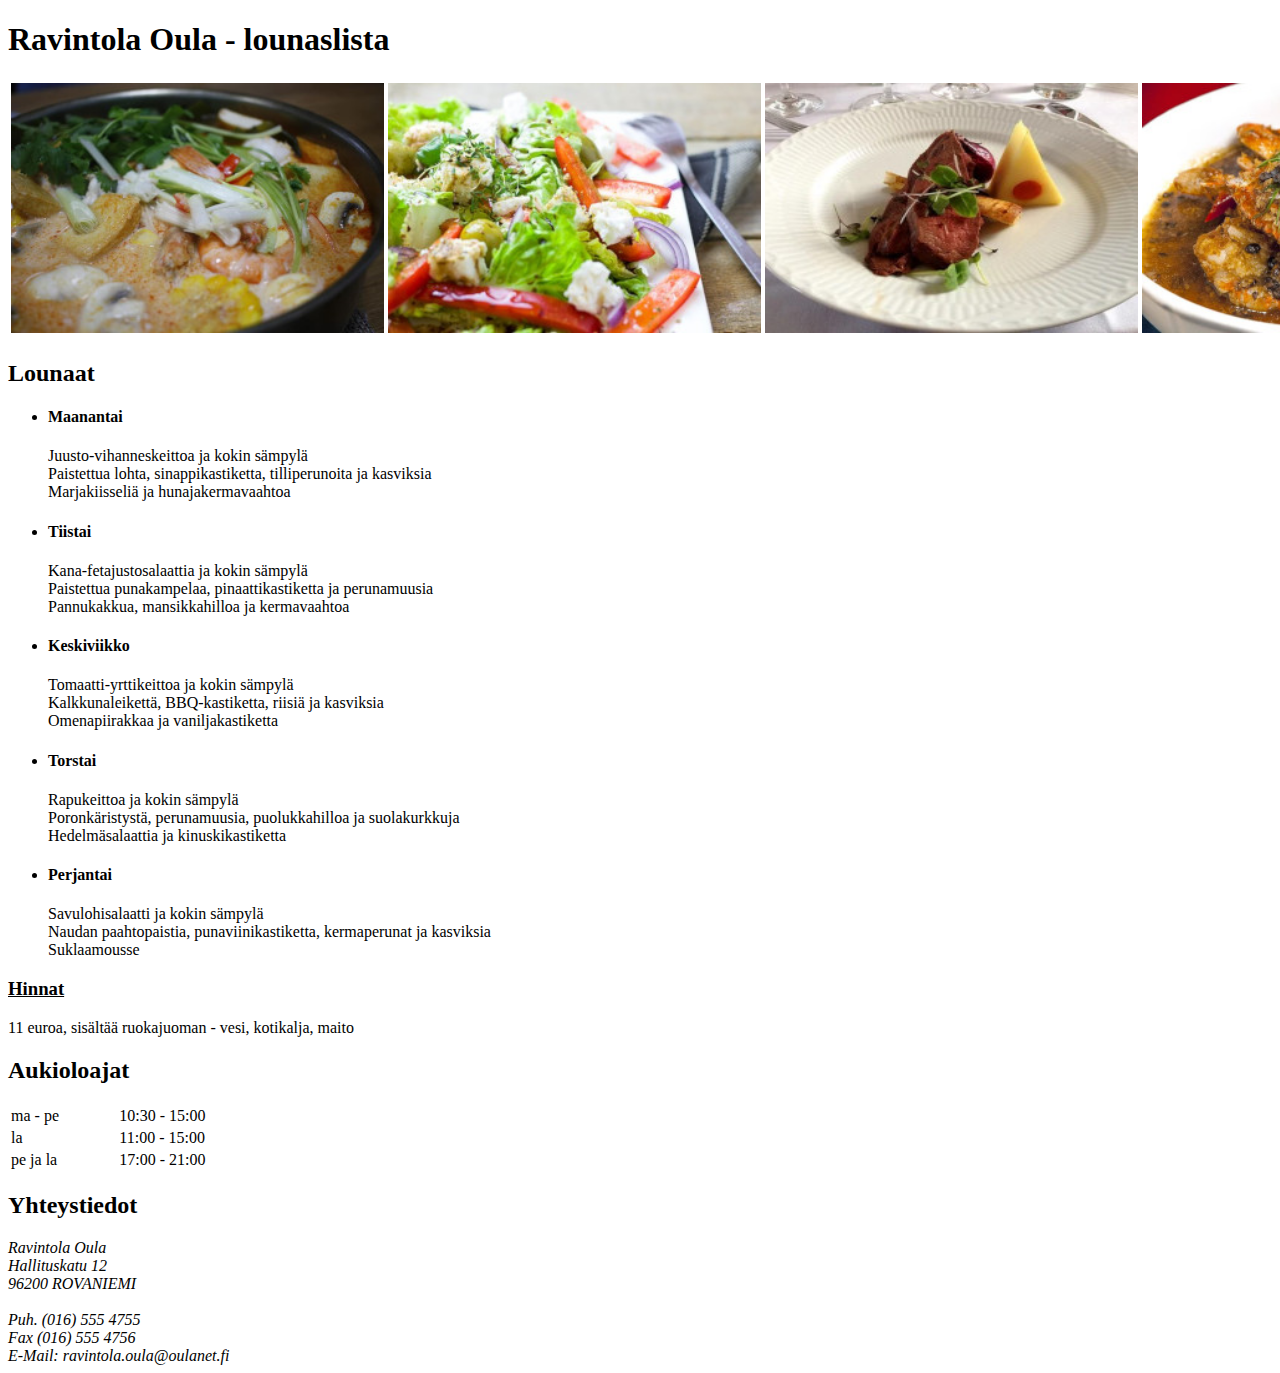
<file: harj/harj2.html>
<!DOCTYPE html>
<html lang="fi">
    <head>
        <meta charset="utf-8">
        <title>Oula - lounaat</title>
    </head>
    <body style="text-anchor:middle">
        <h1 title="Parhaat ruoat koko maassa.">Ravintola Oula - lounaslista</h1>
        <table>
            <tr>
                <th>
                    <img title="Vihanneskeitto" src="../kuvat/vihanneskeitto.jpg" alt="Vihanneskeitto" width="373" height="250">
                </th>
                <th>
                    <img title="Feta-salaatti" src="../kuvat/feta_salaatti.jpg" alt="Feta-salaatti" width="373" height="250">
                </th>
                <th>
                    <img title="Kalkkunaleike" src="../kuvat/kalkkunaleike.jpg" alt="Kalkkunaleike" width="373" height="250">
                </th>
                <th>
                    <img title="Rapukeitto" src="../kuvat/rapukeitto.jpg" alt="Rapukeitto" width="373" height="250">
                </th>
                <th>
                    <img title="Savulohi" src="../kuvat/savulohi.jpg" alt="Savulohi" width="373" height="250">
                </th>
            </tr>
        </table>
        <h2>Lounaat</h2>
        <ul>
            <li>
                <h4>Maanantai</h4>
                <p>
                    Juusto-vihanneskeittoa ja kokin sämpylä<br>
                    Paistettua lohta, sinappikastiketta, tilliperunoita ja kasviksia<br>
                    Marjakiisseliä ja hunajakermavaahtoa<br>
                </p>
            </li>
            <li>
                <h4>Tiistai</h4>
                <p>
                    Kana-fetajustosalaattia ja kokin sämpylä<br>
                    Paistettua punakampelaa, pinaattikastiketta ja perunamuusia<br>
                    Pannukakkua, mansikkahilloa ja kermavaahtoa<br>                   
                </p>
            </li>
            <li>
                <h4>Keskiviikko</h4>
                <p>
                    Tomaatti-yrttikeittoa ja kokin sämpylä<br>
                    Kalkkunaleikettä, BBQ-kastiketta, riisiä ja kasviksia<br>
                    Omenapiirakkaa ja vaniljakastiketta<br>
                </p>
            </li>
            <li>
                <h4>Torstai</h4>
                <p>
                    Rapukeittoa ja kokin sämpylä<br>
                    Poronkäristystä, perunamuusia, puolukkahilloa ja suolakurkkuja<br>
                    Hedelmäsalaattia ja kinuskikastiketta<br>                  
                </p>
            </li>
            <li>
                <h4>Perjantai</h4>
                <p>
                    Savulohisalaatti ja kokin sämpylä<br>
                    Naudan paahtopaistia, punaviinikastiketta, kermaperunat ja kasviksia<br>
                    Suklaamousse<br>
                </p>
            </li>
        </ul>
        <h3><u>Hinnat</u></h3>
        <p>11 euroa, sisältää ruokajuoman - vesi, kotikalja, maito</p>
        <h2>Aukioloajat</h2>
        <table style="width: 300px;">
            <tr>
                <td>ma - pe</td>
                <td>10:30 - 15:00</td>
            </tr>
            <tr>
                <td>la</td>
                <td>11:00 - 15:00</td>
            </tr>
            <tr>
                <td>pe ja la</td>
                <td>17:00 - 21:00</td>
            </tr>
        </table>
        <h2>Yhteystiedot</h2>
        <address>
                Ravintola Oula<br>
                Hallituskatu 12<br>
                96200 ROVANIEMI<br>
                <br>
                Puh. (016) 555 4755<br>
                Fax (016) 555 4756<br>
                E-Mail: ravintola.oula@oulanet.fi
        </address>
    </body>
</html>
</file>
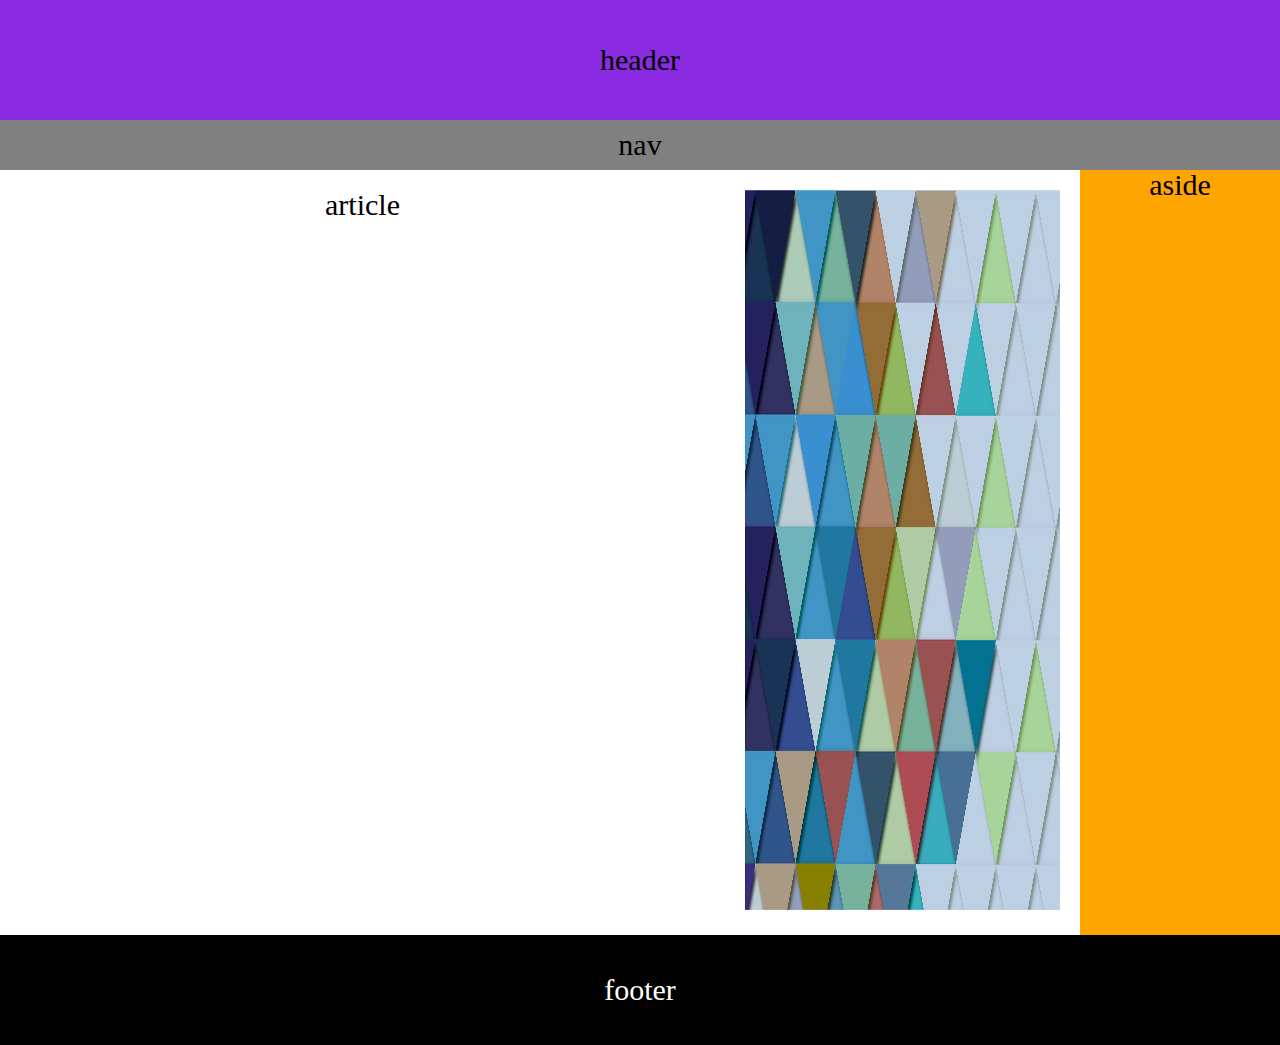
<file: harj/harj6.html>
<!DOCTYPE html>
<html>
    <head>
        <meta charset="utf-8">
        <title>Harjoitus 6</title>
        <link rel="stylesheet" href="../css/harj6.css">
    </head>
    <body>
        <div class="container">
            <header>header</header>
            <nav>nav</nav>
            <div class="content">
                <article>article</article>
                <figure><img src="../kuvat/background_1.jpg" alt="tausta"></figure>
                <aside>aside</aside>
            </div>
            <footer>footer</footer>
        </div>
    </body>
</html>
</file>
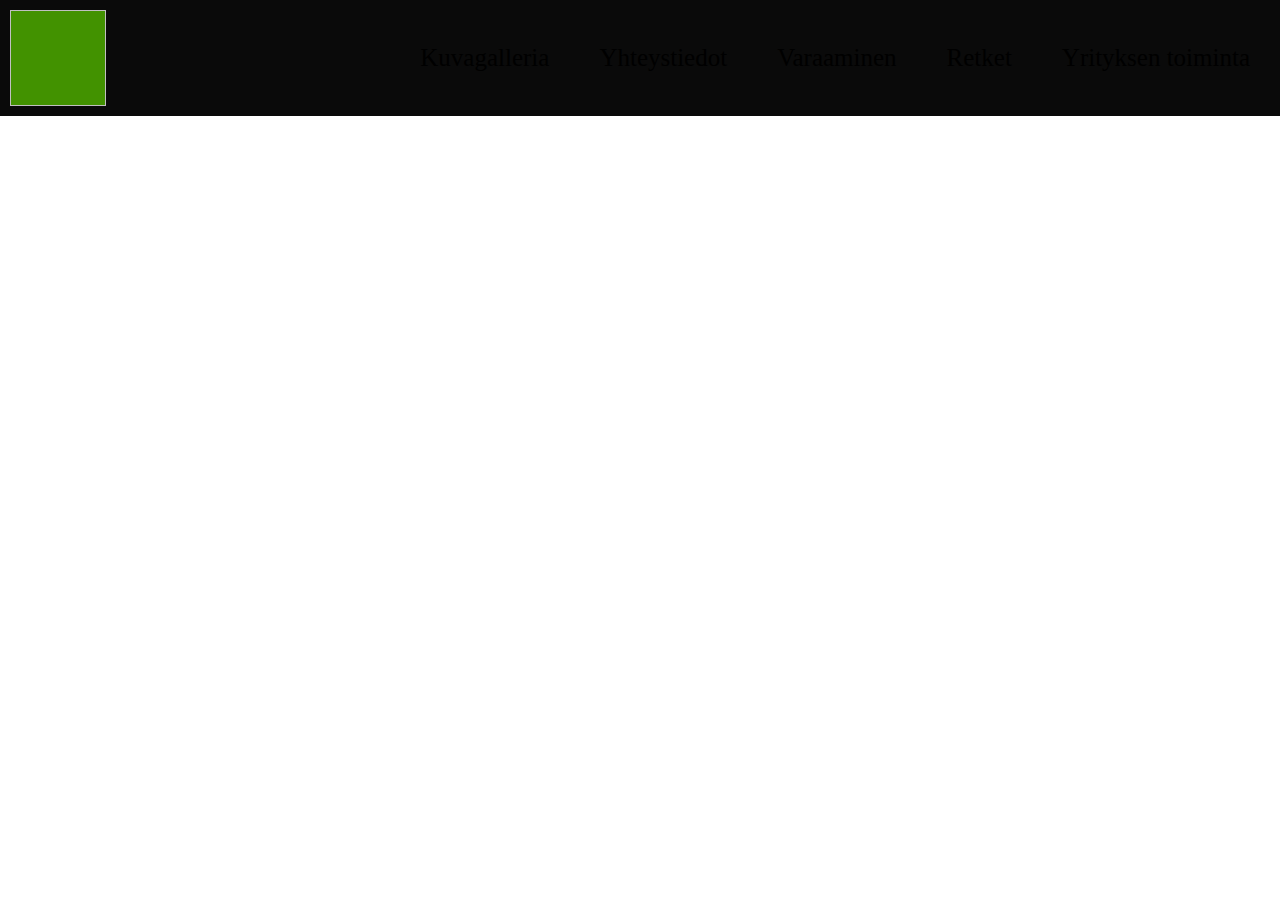
<file: packcraft/html/etusivu.html>
<!DOCTYPE html>
<html lang="en">
<head>
    <meta charset="UTF-8">
    <meta name="viewport" content="width=device-width, initial-scale=1.0">
    <link rel="stylesheet" type="text/css" href="../css/nav.css">
    <link rel="stylesheet" type="text/css" href="../css/etusivu.css">
    <title>PackCraft</title>
</head>
<body>
    <section id="esittely">
        <nav>
            <a class="logo" href="etusivu.html">
                <img rel="logo">
            </a>
            <div class="link-container">
                <a href="#">
                    <p>Kuvagalleria</p>
                </a>
                <a href="#">
                    <p>Yhteystiedot</p>
                </a>
                <a href="#">
                    <p>Varaaminen</p>
                </a>
                <a href="#">
                    <p>Retket</p>
                </a>
                <a href="#">
                    <p>Yrityksen toiminta</p>
                </a>
            </div>
        </nav>
    </section>
</body>
</html>
</file>
<file: css/demo1.css>
body{
    /* background-color: #289e55;
    /*background-image: url("../kuvat/taus.png");
    background-repeat: repeat; /* KOMMENTTI*/
    /*background-image: url("../kuvat/pysty.jpg");
    background-repeat: repeat-y;*/
    /*background-image: url("../kuvat/polle.jpg");
    background-repeat: no-repeat;
    background-position: right top;
    background-attachment: fixed;*/
    background-image: url("../kuvat/tumma.jpg");
    background-size: 100%;
    color: white;
    margin-left: 10%;
    font-family: "Arial Bold", sans-serif;
    font-size: 1.3em;
    background-attachment: fixed;
}
h1{
    color: orange;
    margin-top: 50px;
    font-family: 'Trebuchet MS', 'Times New Roman';
    font-size: 5em;
}
h2{
    font-family: Verdana, serif;
    font-size: 2em;
}
#tarkein{
    border: 2px solid white;
    border-radius: 5px;
    padding: 5px;
    background-color: rgba(73, 73, 73, 0.363);
    color: tomato;
}
img{
    width: 300px;
    border: 3px rgb(0,255,0) solid;
    padding: 10px;
    margin-left: 100px;
    outline: 3px dotted red
}
.kuvateksti{
    color: turquoise;
    font-style: italic;
}
</file>
<file: css/demo7a.css>
* {
    box-sizing :border-box;
    padding: 0;
    margin: 0;
}

body {
    color: white;
    text-align: center;
    font-size: 24px;
    line-height: 3;
}

header {
    background: orangered;
}

main {
    background: darkslateblue;
}
footer {
    background: deeppink;
}

.left-sidebar {
    background: dodgerblue;
}

.right-sidebar {
    background: forestgreen;
}


.container,
.content {
    display: flex;
    flex-direction: column;
}

@media all and (min-width: 768px) {
    .content {
        flex-direction: row;
        flex-wrap: wrap;
    }

    main {
        flex: 2;
        order: 2;
        min-height: 80vh;
    }

    .left-sidebar {
        order: 1;
        flex: 1;
    }

    .right-sidebar {
        order: 3;
        flex: 1;
    }

}
</file>
<file: css/demo7b.css>
* {
    width: 100%;
    height: 100%;
    margin: 0;
    padding: 0;
}


/*body {
    height:100%;
}*/


div.container {
    display: grid;
    width: 100%;
    height:100%;
    grid-template-columns: [left] 10rem auto 10rem [right];
    grid-template-rows: 5rem auto 5rem;
    grid-template-areas:
    "head head head"
    "panleft mainbody panright"
    "foot foot foot";
}

header {
    background: rgb(0,0,0,0.2);
    grid-area: head;
}

footer {
    background: rgb(0,0,0,0.2);
    grid-area: foot;
}
.leftpanel {
    background: rgb(0,0,0,0.1);  
    grid-area: panleft;
}

.rightpanel {
    background: rgb(0,0,0,0.1);  
    grid-area: panright;
}

main {
    grid-area: mainbody;
}

@media screen and (max-width: 50rem) {
    .leftpanel {
        grid-column-end: left;
        display:none;
    }
    .rightpanel {
        grid-column-start: right;
        display:none;
    }
    main {
        grid-column-start: left;
        grid-column-end: right;
    }
}
</file>
<file: css/harjoitus6.css>
* {
    box-sizing: border-box;
    line-height: 3;
    padding: 0;
    margin: 0;
}

.container {
    display: flex;
    flex-direction: column;

    min-height: 100vh;
    text-align: center;
}

.content {
    display: flex;
    flex-direction: row;
    flex-wrap: wrap;

    background: white;
    min-height: 80vh;
}

.content article, .content figure {
    margin: 10px;
    align-self: center;
}

nav {
    background: rgb(88, 127, 255);
}

header {
    line-height: 5;

    background: rgb(58, 82, 161);
}

article {
    flex: 7;
}

figure {
    flex: 3;
    height: fit-content;
}

img {
    height: 100%;
    width: 100%;
}

aside {
    flex: 2;
    background: skyblue;
}

footer {
    background: black;
    color: white;
}

@media all and (max-width: 764px) {
    aside {
        flex-basis: 100%;
        height: 100px;
    }
}

@media all and (max-width: 464px) {
    aside, img {
        display: none;
    }

    .content{
        align-self: center;
    }

    article {
        margin: 0px;
    }
}
</file>
<file: css/harjoitus7_nav.css>
nav {
    font-size: 18px;
}

/* GLOBAL */
#lock {
    width: 12px;
    height: 12px;
}

nav button:hover {
    text-decoration: underline;
}

@media all and (min-width: 1101px){
    /* NAV */
    nav {
        width: 100%;
        color: rgb(249,222,201);
        padding: 20px 0 20px 0;
        padding-right: 0 !important;
    }

    .bg-nav {
        position: absolute;
        width: 100%;
        height: 0px;
        background: rgb(58,64,90);
        z-index: 4;
        padding: 32px;
        top: 0;
    }

    #nav-items {
        display: flex;
        flex-direction: row;
        justify-content: right;
        float: right;
    }

    .nav-item {
        padding-right: 40px;
        z-index: 5;
    }

    .padding-b {
        margin-bottom: 10px !important;
    }

    /* ITEMS */
    .container {
        direction: rtl;
    }

    .container *{
        direction: ltr;
    }

    .items {
        background: rgb(58,64,90);
        position: absolute;
        transition: all 0.5s;
        z-index: 2;
        padding: 40px;
        margin-top: 20px;

        border-radius: 0px 0px 10px 10px;

        top: -340px;
    }
    
    .double-holder {
        display: flex;
        flex-direction: row;
    }

    .holder {
        width: max-content;
        max-width: 300px;
    }

    .holder-info {
        color: white;
    }

    .holder-1 {
        box-sizing: unset !important;
        min-width: 300px;
        padding-right: 30px;
    }

    .dholder-1 {
        padding-bottom: 20px;
    }

    .menu-visible {
        top: 0px;
    }

    .only-visible-mobile {
        display: none !important;
    }
}


/* MOBILE */
@media all and (max-width: 1100px){
    /* NAV */
    nav {
        width: 100%;
        max-width: 100%;
        color: rgb(249,222,201);
    }

    h1 {
        text-align: center;
    }

    .bg-nav {
        position: absolute;
        width: 100%;
        height: 0px;
        background: rgb(58,64,90);
        z-index: 5;
        padding: 30px;
        top: 0;
    }

    #nav-items {
        background: rgb(58,64,90);
        position: absolute;
        width: 100%;
        display: flex;
        flex-direction: column;
        justify-content: right;
        top: -600px;
        transition: all 0.5s;
        padding: 20px;
        z-index: 2;
    }

    .nav-item {
        z-index: 6;
    }

    .no-visible-mobile, .holder-info {
        display: none !important;
    }

    #lang-mobile {
        display: flex;
        flex-direction: column;
    }

    #kirjaudu {
        padding-top: 20px;
    }

    hr {
        border: 1px solid rgb(249,222,201);
    }

    /* ITEMS */
    .mobile-left-1 {
        padding-left: 40px;
        padding-right: 40px;
    }

    .large-item {
        padding-bottom: 20px;
    }

    /* MOBILE MENU */
    #menu-mobile {
        background: rgb(58,64,90);
        padding: 20px;
        display: flex;
    }

    #menu-button {
        margin-left: auto;
        top: -50%;
        transform: translateY(25%);
    }

    #logo-mobile {
        width: 150px;
        z-index: 6;
    }

    .menu-visible-mobile {
        top: 70px !important;
    }

}

/* Arrows */

.arrow {
    border: solid rgb(249,222,201);
    border-width: 0 3px 3px 0;
    display: inline-block;
    padding: 3px;
    transition: all 0.5s;
  }
  
  .right {
    transform: rotate(-45deg);
    -webkit-transform: rotate(-45deg);
  }
  
  .left {
    transform: rotate(135deg);
    -webkit-transform: rotate(135deg);
  }
  
  .up {
    transform: rotate(-135deg);
    -webkit-transform: rotate(-135deg);
  }
  
  .down {
    transform: rotate(45deg);
    -webkit-transform: rotate(45deg);
</file>
<file: css/harjoitus7_esittely.css>
main h1{
        font-size: 44px;
        font-weight: normal;
        color: white;
    }

    
    #otsikot h1 {
        font-weight: bold;
    }

    main p {
        font-size: 24px !important;
    }

@media all and (min-width: 1101px){
    main {
        background: url("../kuvat/background-bell-butterfly.jpg");
        background-repeat: no-repeat;
        background-size: cover;
        height: 100vh;
        z-index: -2;
    }

    #row-1 {
        width: 100%;
        display: flex;
        padding: 40px;
        padding-left: 60px;
    }

    main img {
        width: 20%;
    }

    #otsikot {
        display: flex;
        margin: auto;
        margin-right: 0;
    }

    #otsikot h1 {
        padding-right: 100px;
        font-size: 35px !important;
    }

    #bottom-row {
        position: absolute;
        width: 100%;
        background: rgba(58,64,90,0.6);
        bottom: 0;
        padding: 50px;
        padding-left: 100px;
    }

    #bottom-row h1{
        padding-bottom: 30px;
    }

    #info {
        color: white;
        font-size: 20px;
        max-width: 60%;
    }

    #bg {
        position: absolute;
        width: 100%;
        height: 100vh;
        background: rgba(29, 32, 46, 0.6);
    }

    #otsikko-1 {
        padding-right: 50px !important;
    }
}

@media all and (max-width: 1100px){
    main {
        background: url("../kuvat/background-bell-butterfly.jpg");
        background-repeat: no-repeat;
        background-size: cover;
        z-index: -2;
    }

    #bottom-row {
        width: 100%;
        padding: 20px;
        background: rgba(29, 32, 46, 0.6);
    }

    #bottom-row * {
        display: flex;
        justify-content: center;
        margin: auto;
    }

    #bottom-row h1{
        margin-left: auto;
        padding-bottom: 30px;
        color: white;
    }

    #info {
        color: white;
        font-size: 20px;
        max-width: 75%;
    }
}
</file>
<file: css/harjoitus7_style.css>
* {
    box-sizing: border-box;
    padding: 0;
    margin: 0;
    font-family: 'Segoe UI';
    position: relative;
    word-break: normal;
}

button {
    outline: none;
}

a {
    text-decoration: none;
    color: rgb(249,222,201);
}

a:visited {
    color: rgb(249,222,201);
    text-decoration: none;
}

a:hover {
    text-decoration: underline;
}

.light-text {
    color: rgb(249,222,201);
}


@media all and (max-width: 1040px) {
    .all {
        padding: 20px;
    }

}
</file>
<file: css/harjoitus7_row_1.css>
.row-1 {
    display: flex;
    justify-content: center;
    margin: 60px;
    margin-left: 90px;
    margin-right: 90px;
    margin-bottom: 150px;
}

.first-container {
    display: flex;
    justify-content: center;
    flex: 1;
}

.container-1 {
    border: 1px solid gray;
    border-radius: 10px;
    width: 350px;
    height: 600px;
    color: rgb(58,64,90);
}

.container-1-image {
    border-radius: 10px 10px 0 0;
    width: 350px;
    height: 250px;
}

.container-1 img {
    width: 350px;
    height: 250px;
}

.container-1 img {
    position: absolute;
    clip: rect(0, 350px, 250px, 0);
}

.text {
    margin: auto;
    width: 280px;
    height: 275px;
}

.text h1 {
    font-size: 26px;
    text-align: center;
    padding-top: 30px;
    padding-bottom: 30px;
}

.text p {
    text-align: center;
}

.button-container {
    text-align: center;
}

.container-button-1 {
    padding: 15px 100px 15px 100px;
    border-radius: 10px;
    border: 3px solid rgb(58,64,90);
    color: rgb(58,64,90);
    font-weight: 1000;
}

.container-button-1:hover {
    background: rgb(58,64,90);
    color: white;
}

@media all and (max-width: 1100px) {
    .row-1 {
        flex-direction: column;
        margin: 0;
        margin-top: 60px;
    }
    .first-container {
        padding-bottom: 75px;
    }

    .container-1 {
        width: 300px;
        height: 560px;
    }
    
    .container-1-image {
        width: 300px;
        height: 200px;
        overflow: hidden;
    }
    
    .container-1 img {
        position: absolute;
        clip: rect(0, 300px, 200px, 0);
    }
    
}
</file>
<file: css/harjoitus7_row_2.css>
.row-2 {
    display: flex;
    flex-direction: column;
}

.container-2 {
    display: flex;
    flex-wrap: nowrap;
    margin: auto;
    padding-left: 50px;
    padding-right: 50px;
    padding-bottom: 150px;
    max-width: 84%;
    color: rgb(58,64,90);
}

.container-2-2 {
    display: flex;
    flex-wrap: wrap;
    padding-left: 70px;
    padding-right: 70px;
}

.container-2-arrow {
    width: 20px;
    height: 15px;
}

.container-2-image {
    width: 350px;
    height: 240px;
}

.container-2-button {
    flex-basis: 100%;
}

.container-2 a {
    border: none;
    color: rgb(58,64,90);
}

.container-2 a {
    font-weight: 800;
    padding-right: 5px;
}

.container-2 h1 {
    padding-bottom: 20px;
}

@media all and (max-width: 1100px) {
    .container-2 {
        flex-direction: column;
        text-align: center;
        max-width: 100%;
        padding: 0;
        padding-bottom: 75px;
    }

    .container-2-2 {
        padding: 0;
    }

    .container-2-image {
        margin: auto;
        width: 300px;
        height: 180px;
    }

    .container-2 p {
        text-align: left;
    }

    .container-2 h1 {
        text-align: left;
    }
}
</file>
<file: css/harjoitus7_yhteystiedot.css>
.yhteystiedot {
    display: flex;
    flex-direction: column;
    background: rgb(58,64,90);
    color: rgb(249,222,201);
    padding: 30px;
}

.y-row-1 {
    padding: 30px;
}

.y-row-1-sub {
    display: flex;
    flex-direction: row;
    justify-content: center;
}

.y-row-a {
    display: flex;
    flex-direction: column;
    padding-right: 200px;
    padding-left: 200px;
}

.y-row-a a {
    padding-bottom: 12px;
}

.center {
    display: flex;
    justify-content: center;
}

.y-row-3-pad {
    padding-right: 5px;
    padding-left: 5px;
}

.y-row-3 {
    padding: 30px;
    padding-bottom: 15px;
    color: white;
}

.y-row-4 {
    color: white;
    padding-bottom: 30px;
}

.y-row-2 {
    padding: 30px;
}

.y-row-2 img {
    padding-left: 10px;
    padding-right: 10px;
}

.y-row-3, .y-row-4 {
    font-size: 10px;
}

@media all and (max-width: 1040px) {
    .yhteystiedot {
        padding: 35px;
    }

    .y-row-1 {
        padding-left: 0;
    }

    .y-row-1-sub {
        flex-direction: column;
        justify-content: left;
    }

    .y-row-a {
        padding: 0;
    }
    

    .y-row-2 img {
        font-size: 10px;
    }

    .y-row-3 {
        flex-wrap: wrap;
        font-size: 10px;
        padding-left: 0;
        padding-right: 0;
    }

    .y-row-4 {
        padding-top: 20px;
    }

    .y-row-3-1 {
        flex-basis: 100%;
        max-width: min-content;
        text-align: center;
    }
}
</file>
<file: css/harjoitus3.css>
body {
    margin: 40px;

    background: url("../kuvat/background_1.jpg") no-repeat;
    background-size: cover;
    background-attachment: fixed;
    color: rgb(255, 255, 255);

    font-family: 'Courier New', Courier, monospace;
}

h1{
    font-family: 'Gill Sans', 'Gill Sans MT', Calibri, 'Trebuchet MS', sans-serif;
}

img{
    width: 80px; /*220px oli liikaa*/
    border: 2px solid black;
    padding: 4px; /*20 padding on ihan liikaa...*/
}

.internet{
    background-color: black;
    width: 80%;

}

.keski{
    width: 50%;
    margin: auto;
}
</file>
<file: css/harj6.css>
* {
    box-sizing :border-box;
    line-height: 1;
    font-size: 30px;
    padding: 0;
    margin: 0;
}

body, .container, .content {
    padding: 0;
    margin: 0;
}

.container {
    display: flex;
    flex-direction: column;
    text-align: center;
    min-height: 100vh;
}

.content {
    display: flex;
    flex-direction: row;
    flex-wrap: wrap;
}

article, figure{
    margin: 20px;
}

article {
    height: 80vh;
    flex: 7;
}

img {
    background: gray;
    width: 35vh;
    height: 80vh;
    flex: 3;
}

aside {
    background: orange;
    width: 200px;
    margin: 0;
}

header {
    line-height: 4;
    padding-top: 0;
    background: blueviolet;
}

nav {
    background: gray;
}

footer, nav {
    padding: 10px;
}

footer {
    color: white;
    background: black;
    line-height: 3;
}

@media all and (max-width: 900px){
    aside {
        flex-basis: 100%;
        height: 125px;
    }
    footer {
        line-height: 1;
    }
}

@media all and (max-width: 650px){
    figure, aside {
        display: none;
    }
}

@media all and (max-width: 420px){
    header {
        padding: 10px;
        line-height: 1;
    }
}
</file>
<file: packcraft/css/nav.css>
nav {
    display: flex;

    padding: 10px;
    width: 100%;
    background: rgb(10, 10, 10);
}

.logo {
    display: flex;
}

.logo img{
    border: 0;
    width: 96px;
    height: 96px;
    background: rgb(66, 146, 0);
}

.logo p {
    padding-left: 20px;
    font-size: 50px;
    margin: auto 0 auto 0;
}

.link-container {
    margin: auto 0 auto 0;
    margin-left: auto;
}

.link-container a{
    float: left;
    
    color: black;
    padding: 10px;
    padding-left: 10px;
    padding-right: 10px;
    border-radius: 10px;

    margin-right: 30px;

    text-decoration: none;
}

.link-container a:hover {
    color: rgb(95, 95, 95)
}

.link-container a *{
    margin: 0;
}

.link-container a p{
    font-size: 25px;
}

.link-container a img {
    margin: auto;
}
</file>
<file: packcraft/css/etusivu.css>
body {
    padding: 0;
    margin: 0;
}
</file>
<file: css/cssh4.css>
#rotate, #scale, #skew, #matrix, #rotate3d, #animate, #transition {
    background: red;
    color: white;
    text-align: center;
    font-size: 1.5em;
    width: 75px;
    height: 75px;
    margin-bottom: 30px;
}

#rotate:hover {
    animation-name: "rotate";
    animation-duration: 1s;
    animation-iteration-count: infinite;
    animation-timing-function: ease;
}

@keyframes rotate {
    0% {transform: rotate(0deg);}
    100% {transform: rotate(360deg);}
}

#scale:hover {
    animation-name: "scale";
    animation-duration: 0.75s;
    animation-iteration-count: infinite;
    animation-timing-function: ease-in-out;
}

@keyframes scale {
    0% {transform: scale(1, 1);}
    50% {transform: scale(0.5, 0.5);}
    100% {transform: scale(1, 1);}
}

#skew:hover {
    animation-name: "skew";
    animation-duration: 0.75s;
    animation-iteration-count: infinite;
    animation-timing-function: linear;
}

@keyframes skew {
    0% {transform: skew(0);}
    25% {transform: skew(30deg);}
    75% {transform: skew(-30deg);}
    100% {transform: skew(0);}
}

#matrix:hover {
    animation-name: "matrix";
    animation-duration: 0.75s;
    animation-iteration-count: infinite;
    animation-timing-function: linear;
}

@keyframes matrix {
    0% {transform: matrix(1, 0, 0, 1, 0, 0);}
    50% {transform: matrix(0.75, -1.75, 0.1, 0.75, 15, 15);}
    100% {transform: matrix(1, 0, 0, 1, 0, 0);}
}

#rotate3d:hover {
    animation-name: "rotate3d";
    animation-duration: 0.75s;
    animation-iteration-count: infinite;
    animation-timing-function: ease-in-out;
}

@keyframes rotate3d {
    0% {transform: rotateZ(0);}
    50% {transform: rotateZ(360deg);}
    100% {transform: rotateZ(0);}
}

#animate, #transition {
    font-size: 1.1em;
}

#animate_activate{
    width: 75px;
    height: 75px;
}

#animate_activate:hover #animate{
    position: relative;
    animation-name: "animate";
    animation-duration: 2s;
    animation-iteration-count: infinite;
    animation-timing-function: ease-in-out;
}

#animate_activate:hover {
    border: 2px solid black;
}

@keyframes animate{
    0% {left: 0; top: 0; background: rgb(255, 0, 0);}
    25% {left: 200px; top: 0; background: rgb(255, 255, 0);}
    50% {left: 200px; top: -200px; background: rgb(0, 0, 255);}
    75% {left: 0; top: -200px; background: rgb(0, 255, 0);}
    100% {left: 0; top: 0; background: rgb(255, 0, 0);}
}

#transition{
    transition: width 2s, height 2s, transform 2s;
}

#transition:hover {
    width: 150px;
    height: 150px;
    transform: rotate(180deg);
}
</file>
